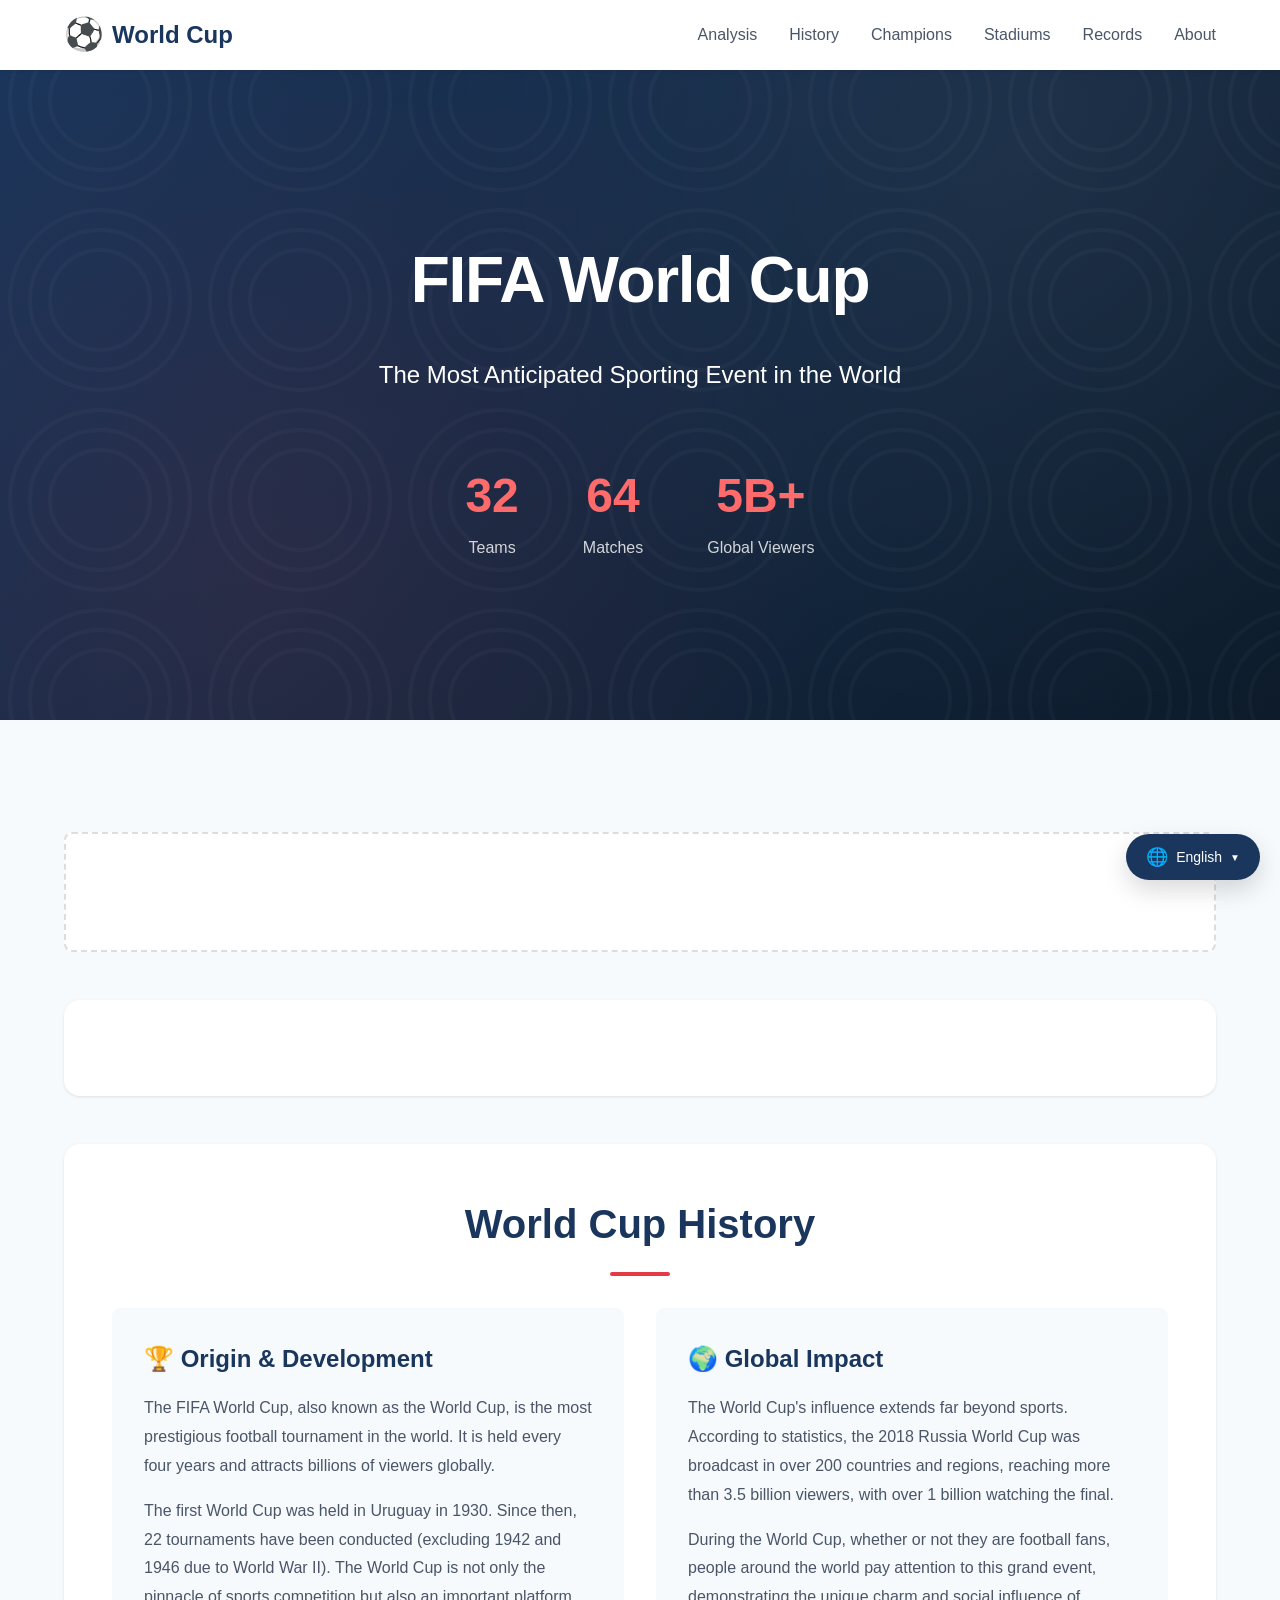
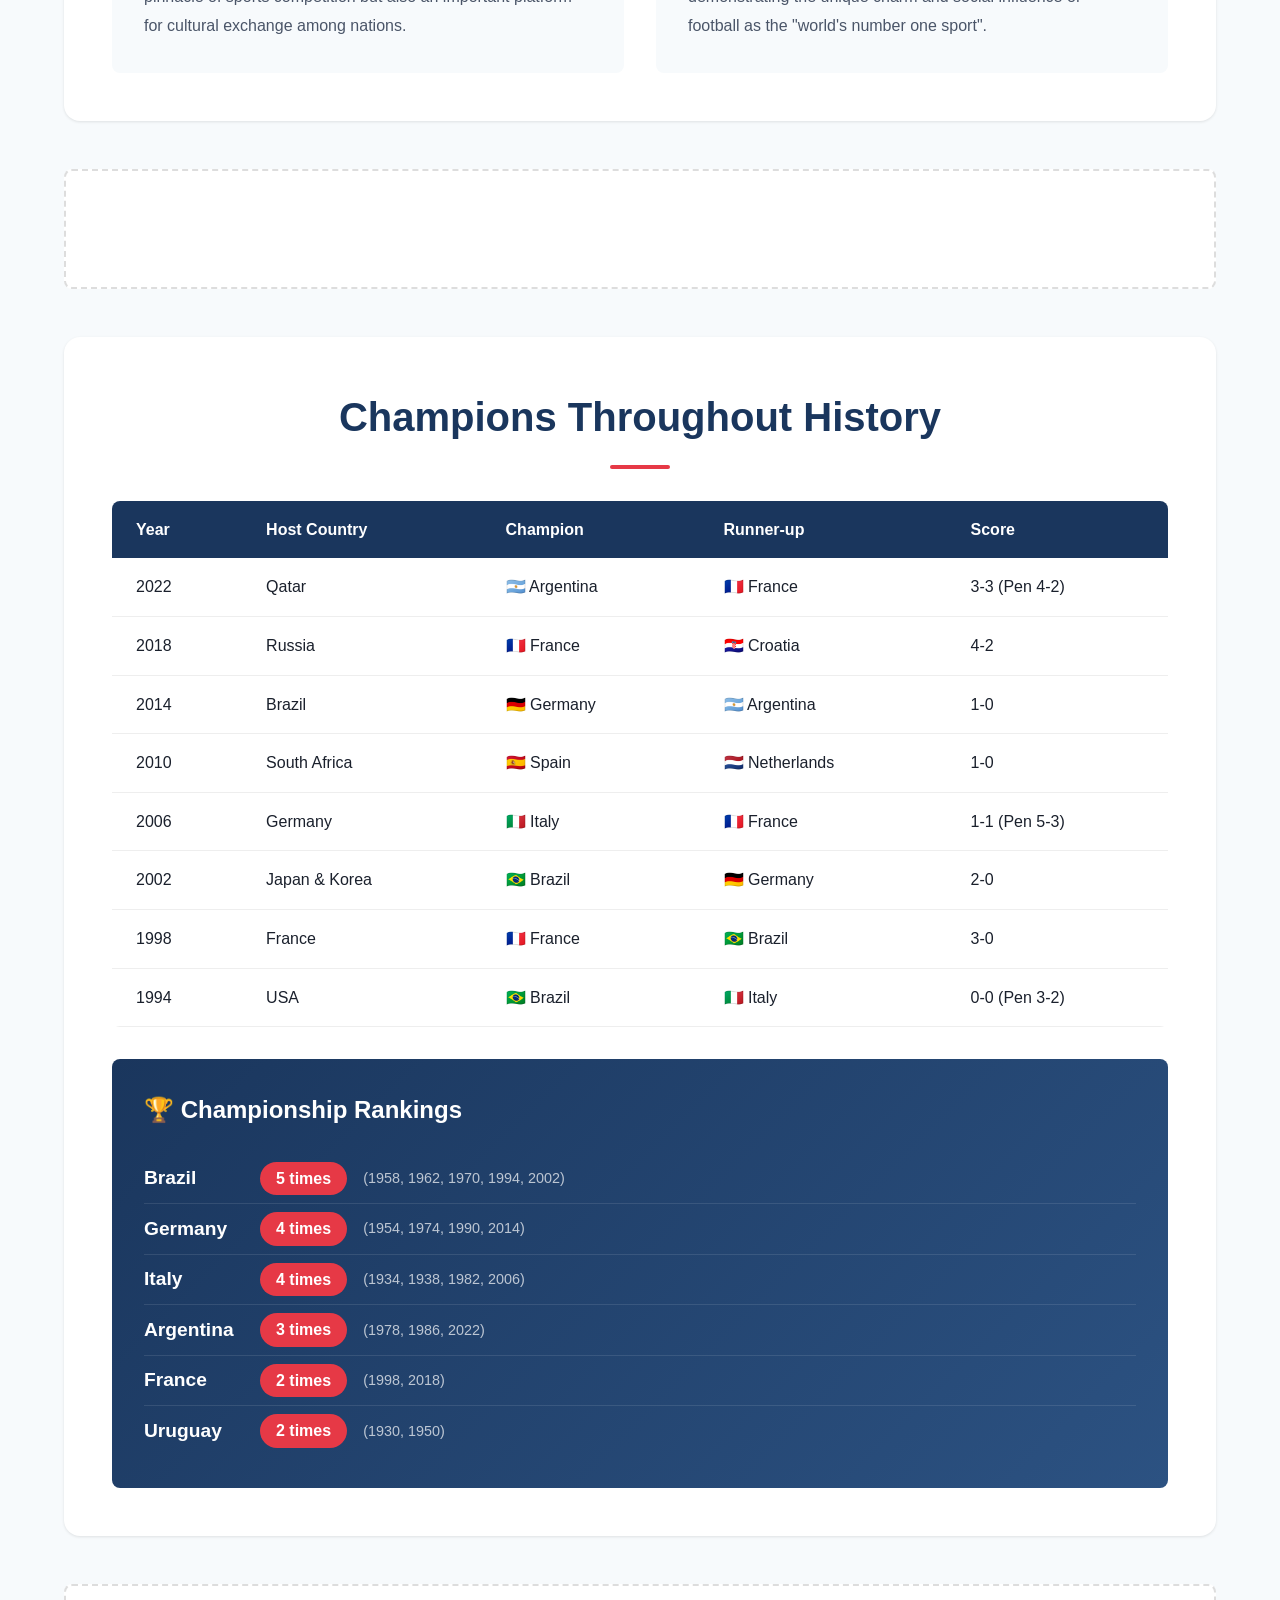
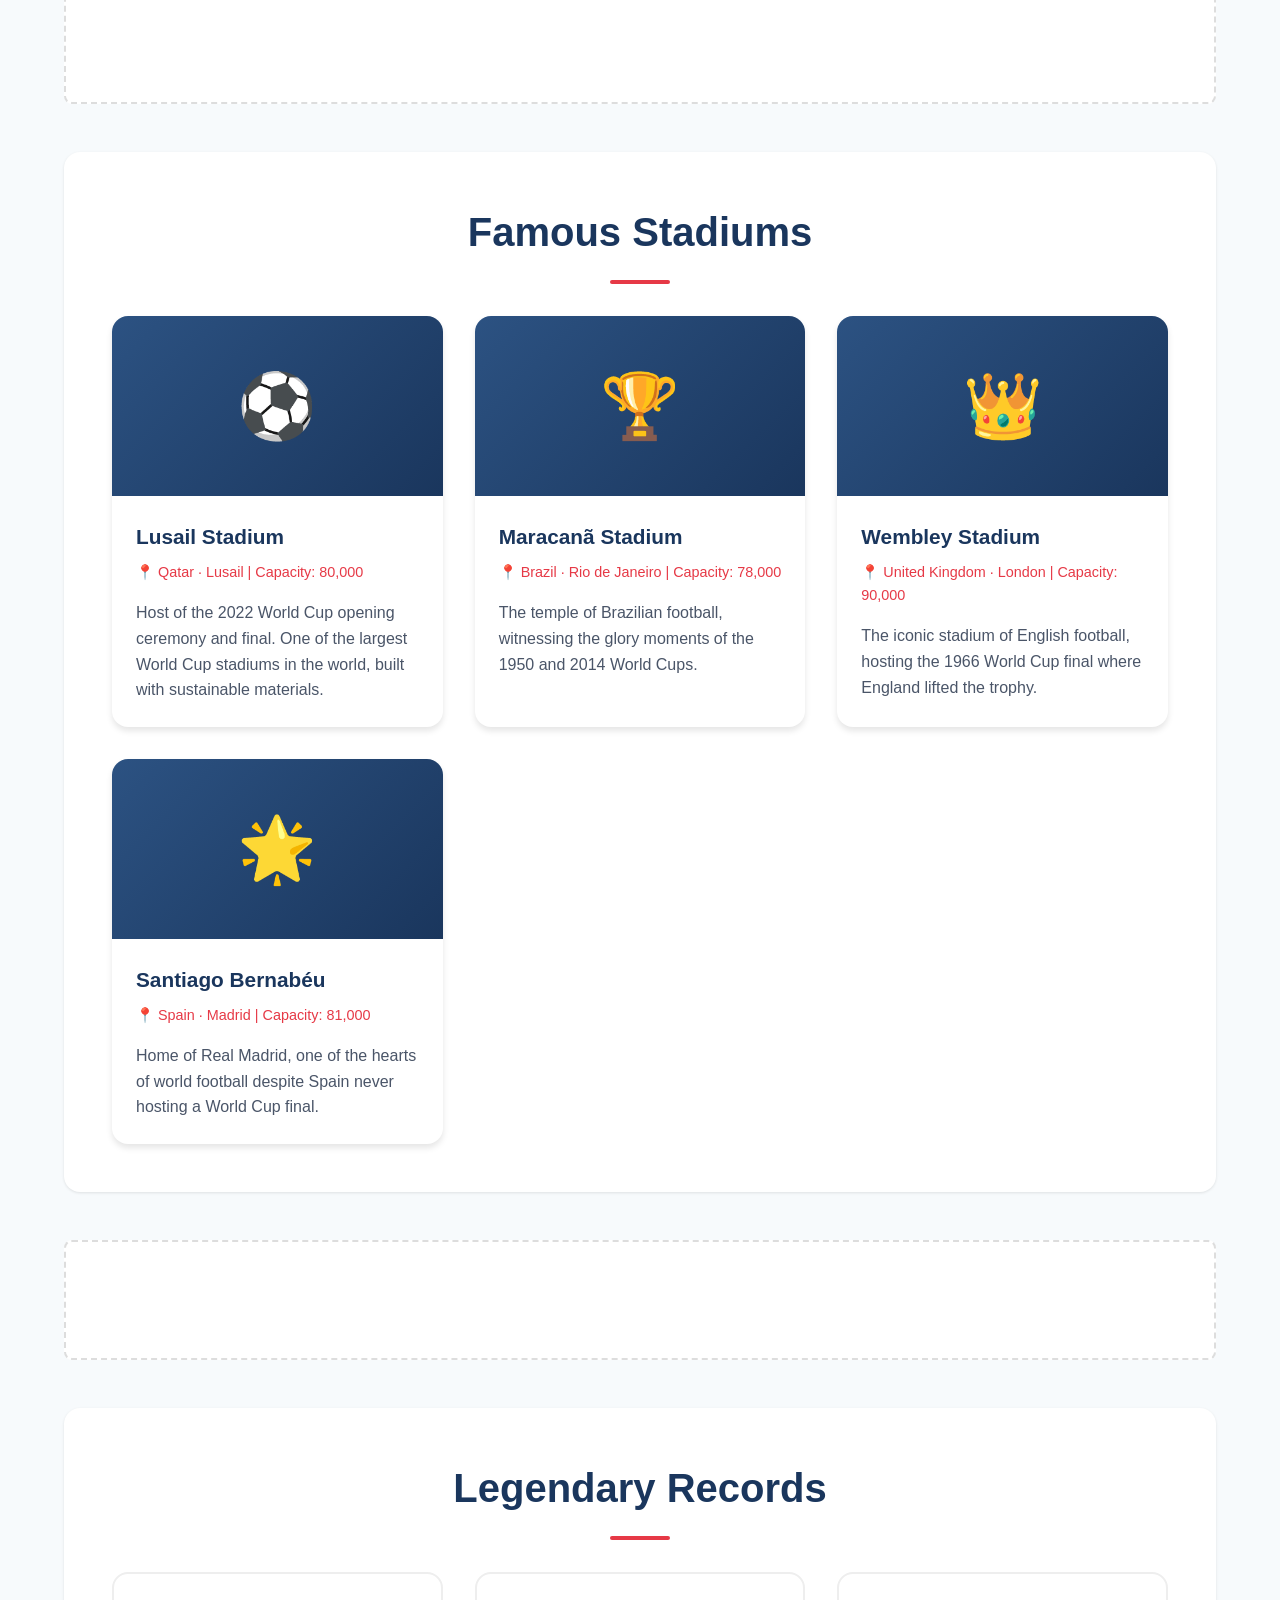
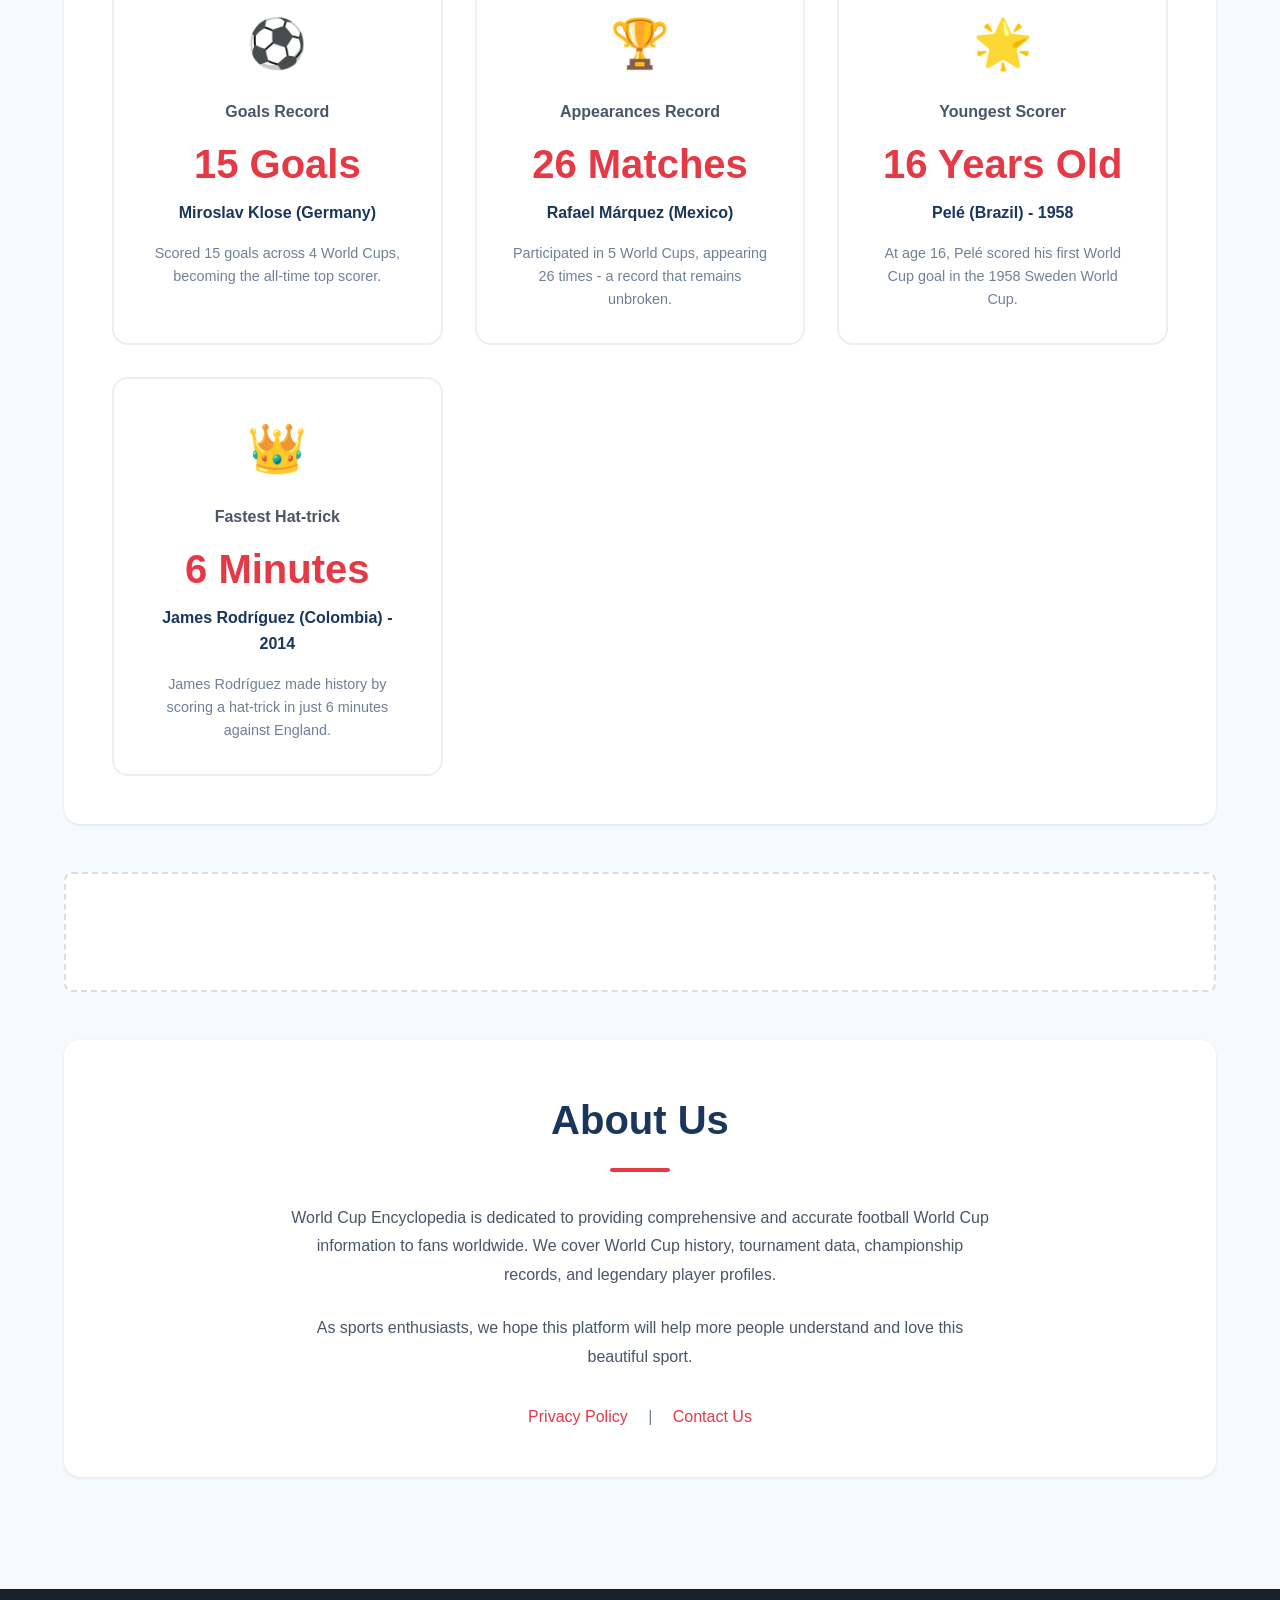
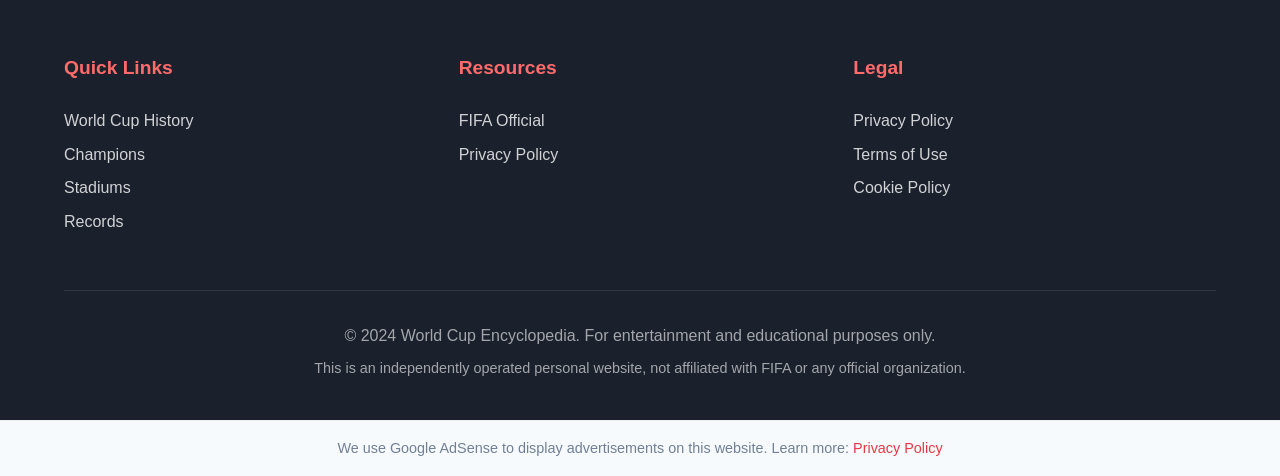
<file: index.html>
<!DOCTYPE html>
<html lang="en" dir="ltr">
<head>
    <meta charset="UTF-8">
    <meta name="viewport" content="width=device-width, initial-scale=1.0">
    <meta name="description" content="The FIFA World Cup is the most prestigious football tournament in the world. Learn about World Cup history, championship records, famous stadiums, and memorable moments.">
    <meta name="keywords" content="World Cup, FIFA, Football, Soccer, World Cup History, FIFA World Cup, Trophy">
    <title>World Cup | FIFA World Cup - The Global Football Celebration</title>
    <link rel="stylesheet" href="styles/main.css">
    <link rel="canonical" href="https://worldcup-info.example.com/">
    
    <!-- Google AdSense 代码占位符 - Please replace with your own ad code -->
    <!-- 
    <script async src="https://pagead2.googlesyndication.com/pagead/js/adsbygoogle.js?client=ca-pub-XXXXXXXXXXXXXXXX" crossorigin="anonymous"></script>
    -->
</head>
<body>
    <!-- 顶部导航 -->
    <header class="site-header">
        <nav class="navbar">
            <div class="container">
                <a href="/" class="logo">
                    <span class="logo-icon">⚽</span>
                    <span>World Cup</span>
                </a>
                <button class="mobile-menu-btn" aria-label="Menu">☰</button>
                <ul class="nav-links">
                    <li><a href="#analysis">Analysis</a></li>
                    <li><a href="#history">History</a></li>
                    <li><a href="#champions">Champions</a></li>
                    <li><a href="#stadiums">Stadiums</a></li>
                    <li><a href="#records">Records</a></li>
                    <li><a href="#about">About</a></li>
                </ul>
            </div>
        </nav>
    </header>

    <!-- 英雄横幅 -->
    <section class="hero">
        <div class="hero-overlay"></div>
        <div class="container hero-content">
            <h1 class="hero-title">FIFA World Cup kkkk</h1>
            <p class="hero-subtitle">The Most Anticipated Sporting Event in the World！</p>
            <div class="hero-stats">
                <div class="stat-item">
                    <span class="stat-number">32</span>
                    <span class="stat-label">Teams</span>
                </div>
                <div class="stat-item">
                    <span class="stat-number">64</span>
                    <span class="stat-label">Matches</span>
                </div>
                <div class="stat-item">
                    <span class="stat-number">5B+</span>
                    <span class="stat-label">Global Viewers</span>
                </div>
            </div>
        </div>
    </section>

    <main class="main-content">
        <div class="container">
            <!-- 重要通知区域 - 可放置 AdSense 广告 -->
            <div class="ad-container">
                <!-- Google AdSense 广告位 - Please replace with your ad code -->
                <!--
                <ins class="adsbygoogle"
                     style="display:block"
                     data-ad-client="ca-pub-XXXXXXXXXXXXXXXX"
                     data-ad-slot="XXXXXXXXXX"
                     data-ad-format="auto"
                     data-full-width-responsive="true"></ins>
                -->
            </div>

            <!-- 2026世界杯球队分析 -->
            <section id="analysis" class="content-section analysis-section">
                <div id="teams-analysis">
                    <!-- 由 teams-analysis.js 动态渲染 -->
                </div>
            </section>

            <!-- 世界杯历史 -->
            <section id="history" class="content-section">
                <h2 class="section-title">World Cup History</h2>
                <div class="content-grid">
                    <div class="content-card">
                        <h3>🏆 Origin & Development</h3>
                        <p>The FIFA World Cup, also known as the World Cup, is the most prestigious football tournament in the world. It is held every four years and attracts billions of viewers globally.</p>
                        <p>The first World Cup was held in Uruguay in 1930. Since then, 22 tournaments have been conducted (excluding 1942 and 1946 due to World War II). The World Cup is not only the pinnacle of sports competition but also an important platform for cultural exchange among nations.</p>
                    </div>
                    <div class="content-card">
                        <h3>🌍 Global Impact</h3>
                        <p>The World Cup's influence extends far beyond sports. According to statistics, the 2018 Russia World Cup was broadcast in over 200 countries and regions, reaching more than 3.5 billion viewers, with over 1 billion watching the final.</p>
                        <p>During the World Cup, whether or not they are football fans, people around the world pay attention to this grand event, demonstrating the unique charm and social influence of football as the "world's number one sport".</p>
                    </div>
                </div>
            </section>

            <!-- 广告位 -->
            <div class="ad-container">
                <!-- Google AdSense 广告位 -->
            </div>

            <!-- 历届冠军 -->
            <section id="champions" class="content-section">
                <h2 class="section-title">Champions Throughout History</h2>
                <div class="champions-table">
                    <table>
                        <thead>
                            <tr>
                                <th>Year</th>
                                <th>Host Country</th>
                                <th>Champion</th>
                                <th>Runner-up</th>
                                <th>Score</th>
                            </tr>
                        </thead>
                        <tbody>
                            <tr>
                                <td>2022</td>
                                <td>Qatar</td>
                                <td>🇦🇷 Argentina</td>
                                <td>🇫🇷 France</td>
                                <td>3-3 (Pen 4-2)</td>
                            </tr>
                            <tr>
                                <td>2018</td>
                                <td>Russia</td>
                                <td>🇫🇷 France</td>
                                <td>🇭🇷 Croatia</td>
                                <td>4-2</td>
                            </tr>
                            <tr>
                                <td>2014</td>
                                <td>Brazil</td>
                                <td>🇩🇪 Germany</td>
                                <td>🇦🇷 Argentina</td>
                                <td>1-0</td>
                            </tr>
                            <tr>
                                <td>2010</td>
                                <td>South Africa</td>
                                <td>🇪🇸 Spain</td>
                                <td>🇳🇱 Netherlands</td>
                                <td>1-0</td>
                            </tr>
                            <tr>
                                <td>2006</td>
                                <td>Germany</td>
                                <td>🇮🇹 Italy</td>
                                <td>🇫🇷 France</td>
                                <td>1-1 (Pen 5-3)</td>
                            </tr>
                            <tr>
                                <td>2002</td>
                                <td>Japan & Korea</td>
                                <td>🇧🇷 Brazil</td>
                                <td>🇩🇪 Germany</td>
                                <td>2-0</td>
                            </tr>
                            <tr>
                                <td>1998</td>
                                <td>France</td>
                                <td>🇫🇷 France</td>
                                <td>🇧🇷 Brazil</td>
                                <td>3-0</td>
                            </tr>
                            <tr>
                                <td>1994</td>
                                <td>USA</td>
                                <td>🇧🇷 Brazil</td>
                                <td>🇮🇹 Italy</td>
                                <td>0-0 (Pen 3-2)</td>
                            </tr>
                        </tbody>
                    </table>
                </div>
                <div class="champions-highlight">
                    <div class="highlight-card">
                        <h4>🏆 Championship Rankings</h4>
                        <ol class="champions-list">
                            <li><span class="country">Brazil</span> <span class="count">5 times</span> <span class="years">(1958, 1962, 1970, 1994, 2002)</span></li>
                            <li><span class="country">Germany</span> <span class="count">4 times</span> <span class="years">(1954, 1974, 1990, 2014)</span></li>
                            <li><span class="country">Italy</span> <span class="count">4 times</span> <span class="years">(1934, 1938, 1982, 2006)</span></li>
                            <li><span class="country">Argentina</span> <span class="count">3 times</span> <span class="years">(1978, 1986, 2022)</span></li>
                            <li><span class="country">France</span> <span class="count">2 times</span> <span class="years">(1998, 2018)</span></li>
                            <li><span class="country">Uruguay</span> <span class="count">2 times</span> <span class="years">(1930, 1950)</span></li>
                        </ol>
                    </div>
                </div>
            </section>

            <!-- 广告位 -->
            <div class="ad-container">
                <!-- Google AdSense 广告位 -->
            </div>

            <!-- 著名球场 -->
            <section id="stadiums" class="content-section">
                <h2 class="section-title">Famous Stadiums</h2>
                <div class="stadiums-grid">
                    <article class="stadium-card">
                        <div class="stadium-image stadium-1"></div>
                        <div class="stadium-info">
                            <h3>Lusail Stadium</h3>
                            <p class="stadium-location">📍 Qatar · Lusail | Capacity: 80,000</p>
                            <p>Host of the 2022 World Cup opening ceremony and final. One of the largest World Cup stadiums in the world, built with sustainable materials.</p>
                        </div>
                    </article>
                    <article class="stadium-card">
                        <div class="stadium-image stadium-2"></div>
                        <div class="stadium-info">
                            <h3>Maracanã Stadium</h3>
                            <p class="stadium-location">📍 Brazil · Rio de Janeiro | Capacity: 78,000</p>
                            <p>The temple of Brazilian football, witnessing the glory moments of the 1950 and 2014 World Cups.</p>
                        </div>
                    </article>
                    <article class="stadium-card">
                        <div class="stadium-image stadium-3"></div>
                        <div class="stadium-info">
                            <h3>Wembley Stadium</h3>
                            <p class="stadium-location">📍 United Kingdom · London | Capacity: 90,000</p>
                            <p>The iconic stadium of English football, hosting the 1966 World Cup final where England lifted the trophy.</p>
                        </div>
                    </article>
                    <article class="stadium-card">
                        <div class="stadium-image stadium-4"></div>
                        <div class="stadium-info">
                            <h3>Santiago Bernabéu</h3>
                            <p class="stadium-location">📍 Spain · Madrid | Capacity: 81,000</p>
                            <p>Home of Real Madrid, one of the hearts of world football despite Spain never hosting a World Cup final.</p>
                        </div>
                    </article>
                </div>
            </section>

            <!-- 广告位 -->
            <div class="ad-container">
                <!-- Google AdSense 广告位 -->
            </div>

            <!-- 世界纪录 -->
            <section id="records" class="content-section">
                <h2 class="section-title">Legendary Records</h2>
                <div class="records-grid">
                    <div class="record-card">
                        <div class="record-icon">⚽</div>
                        <div class="record-content">
                            <h3>Goals Record</h3>
                            <p class="record-stat">15 Goals</p>
                            <p class="record-holder">Miroslav Klose (Germany)</p>
                            <p class="record-desc">Scored 15 goals across 4 World Cups, becoming the all-time top scorer.</p>
                        </div>
                    </div>
                    <div class="record-card">
                        <div class="record-icon">🏆</div>
                        <div class="record-content">
                            <h3>Appearances Record</h3>
                            <p class="record-stat">26 Matches</p>
                            <p class="record-holder">Rafael Márquez (Mexico)</p>
                            <p class="record-desc">Participated in 5 World Cups, appearing 26 times - a record that remains unbroken.</p>
                        </div>
                    </div>
                    <div class="record-card">
                        <div class="record-icon">🌟</div>
                        <div class="record-content">
                            <h3>Youngest Scorer</h3>
                            <p class="record-stat">16 Years Old</p>
                            <p class="record-holder">Pelé (Brazil) - 1958</p>
                            <p class="record-desc">At age 16, Pelé scored his first World Cup goal in the 1958 Sweden World Cup.</p>
                        </div>
                    </div>
                    <div class="record-card">
                        <div class="record-icon">👑</div>
                        <div class="record-content">
                            <h3>Fastest Hat-trick</h3>
                            <p class="record-stat">6 Minutes</p>
                            <p class="record-holder">James Rodríguez (Colombia) - 2014</p>
                            <p class="record-desc">James Rodríguez made history by scoring a hat-trick in just 6 minutes against England.</p>
                        </div>
                    </div>
                </div>
            </section>

            <!-- 广告位 -->
            <div class="ad-container">
                <!-- Google AdSense 广告位 -->
            </div>

            <!-- 关于我们 -->
            <section id="about" class="content-section about-section">
                <h2 class="section-title">About Us</h2>
                <div class="about-content">
                    <p>World Cup Encyclopedia is dedicated to providing comprehensive and accurate football World Cup information to fans worldwide. We cover World Cup history, tournament data, championship records, and legendary player profiles.</p>
                    <p>As sports enthusiasts, we hope this platform will help more people understand and love this beautiful sport.</p>
                    <div class="about-links">
                        <a href="/privacy.html" class="about-link">Privacy Policy</a>
                        <span class="separator">|</span>
                        <a href="mailto:contact@worldcup-info.example.com" class="about-link">Contact Us</a>
                    </div>
                </div>
            </section>
        </div>
    </main>

    <!-- 页脚 -->
    <footer class="site-footer">
        <div class="container">
            <div class="footer-content">
                <div class="footer-section">
                    <h4>Quick Links</h4>
                    <ul>
                        <li><a href="#history">World Cup History</a></li>
                        <li><a href="#champions">Champions</a></li>
                        <li><a href="#stadiums">Stadiums</a></li>
                        <li><a href="#records">Records</a></li>
                    </ul>
                </div>
                <div class="footer-section">
                    <h4>Resources</h4>
                    <ul>
                        <li><a href="https://www.fifa.com/worldcup" target="_blank" rel="noopener">FIFA Official</a></li>
                        <li><a href="/privacy.html">Privacy Policy</a></li>
                    </ul>
                </div>
                <div class="footer-section">
                    <h4>Legal</h4>
                    <ul>
                        <li><a href="privacy.html">Privacy Policy</a></li>
                        <li><a href="privacy.html">Terms of Use</a></li>
                        <li><a href="privacy.html">Cookie Policy</a></li>
                    </ul>
                </div>
            </div>
            <div class="footer-bottom">
                <p>© 2024 World Cup Encyclopedia. For entertainment and educational purposes only.</p>
                <p class="disclaimer">This is an independently operated personal website, not affiliated with FIFA or any official organization.</p>
            </div>
        </div>
    </footer>

    <!-- 隐私政策链接（AdSense 要求） -->
    <div class="ad-sense-notice">
        <p>We use Google AdSense to display advertisements on this website. Learn more: <a href="/privacy.html" target="_blank">Privacy Policy</a></p>
    </div>

    <!-- 多语言脚本 -->
    <script src="js/i18n.js"></script>
    <!-- 球队分析脚本 -->
    <script src="js/teams-analysis.js"></script>
    
    <script>
        // 平滑滚动
        document.querySelectorAll('a[href^="#"]').forEach(anchor => {
            anchor.addEventListener('click', function (e) {
                e.preventDefault();
                const target = document.querySelector(this.getAttribute('href'));
                if (target) {
                    target.scrollIntoView({
                        behavior: 'smooth',
                        block: 'start'
                    });
                }
            });
        });

        // 移动端菜单
        const mobileMenuBtn = document.querySelector('.mobile-menu-btn');
        const navLinks = document.querySelector('.nav-links');
        
        if (mobileMenuBtn) {
            mobileMenuBtn.addEventListener('click', () => {
                navLinks.classList.toggle('active');
            });
        }

        // 激活当前导航项
        const sections = document.querySelectorAll('section[id]');
        window.addEventListener('scroll', () => {
            let current = '';
            sections.forEach(section => {
                const sectionTop = section.offsetTop;
                if (scrollY >= sectionTop - 100) {
                    current = section.getAttribute('id');
                }
            });

            document.querySelectorAll('.nav-links li a').forEach(link => {
                link.classList.remove('active');
                if (link.getAttribute('href') === '#' + current) {
                    link.classList.add('active');
                }
            });
        });
    </script>
</body>
</html>
</file>
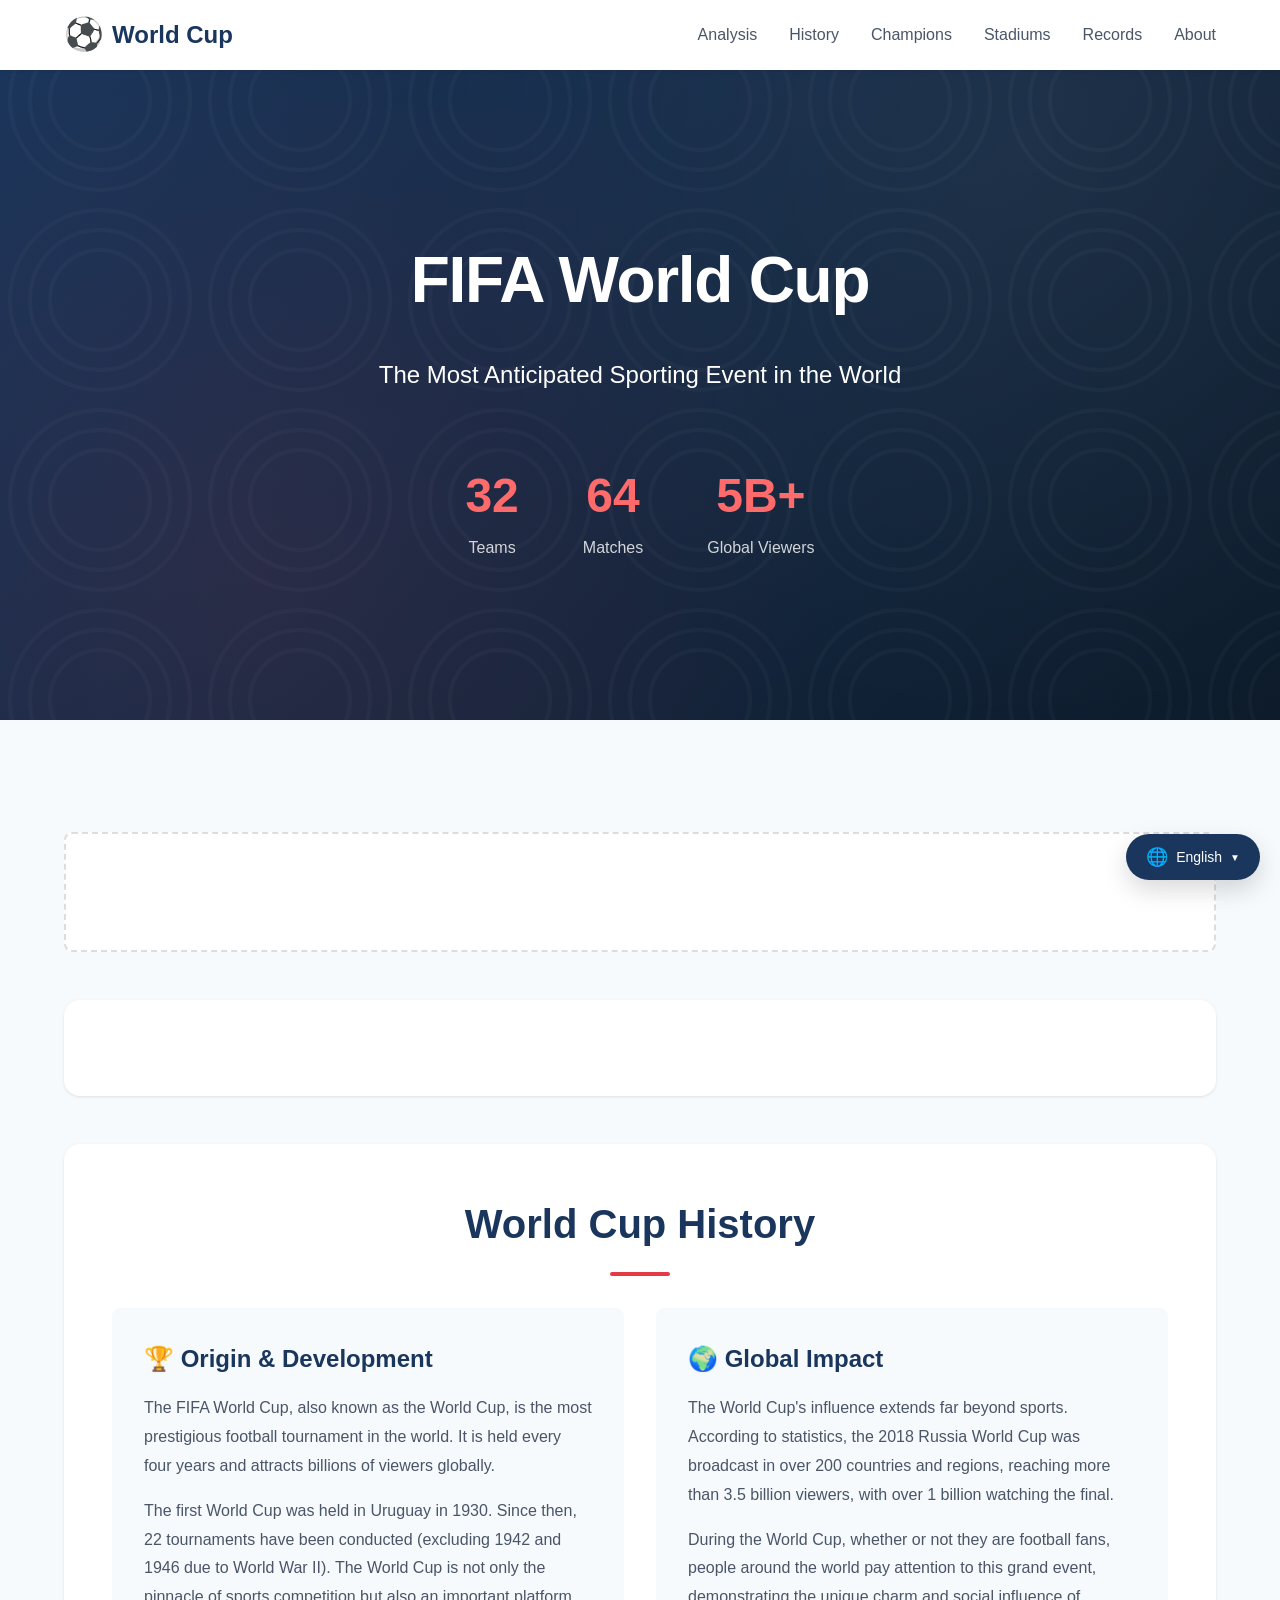
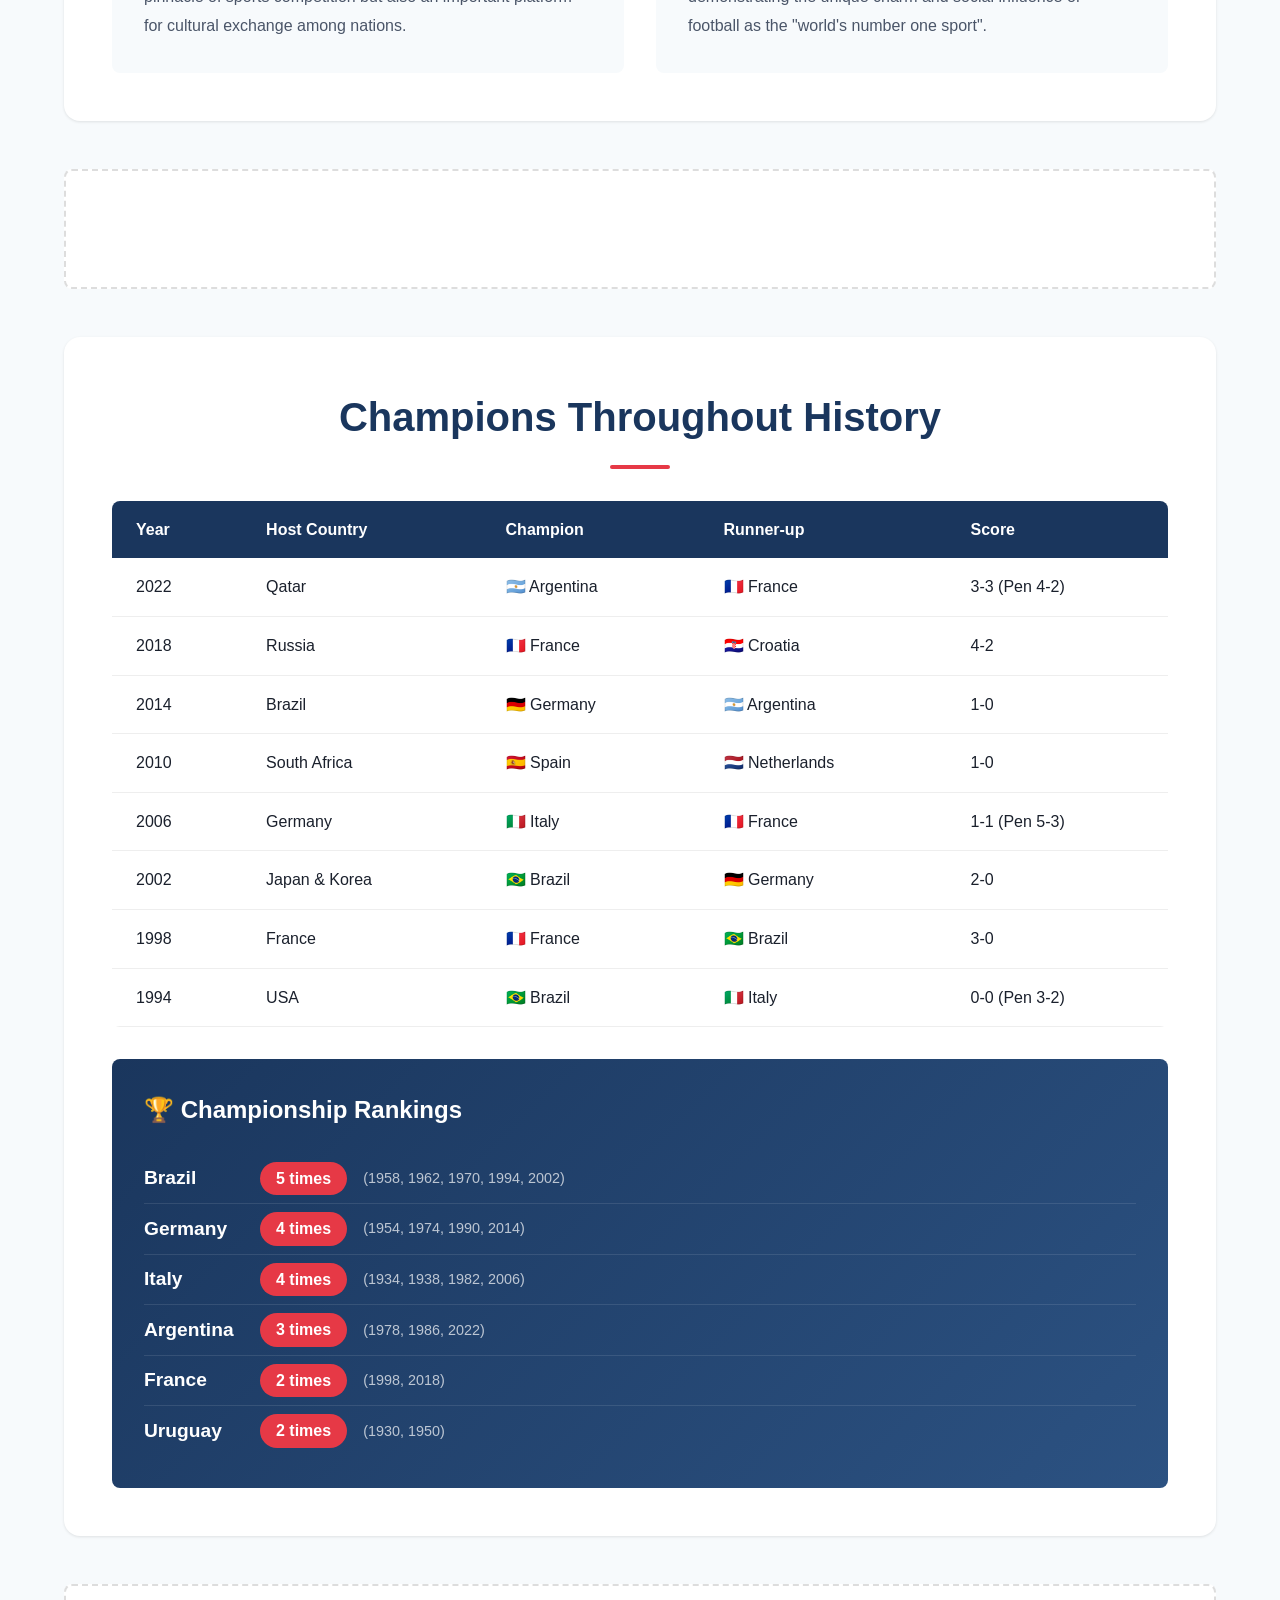
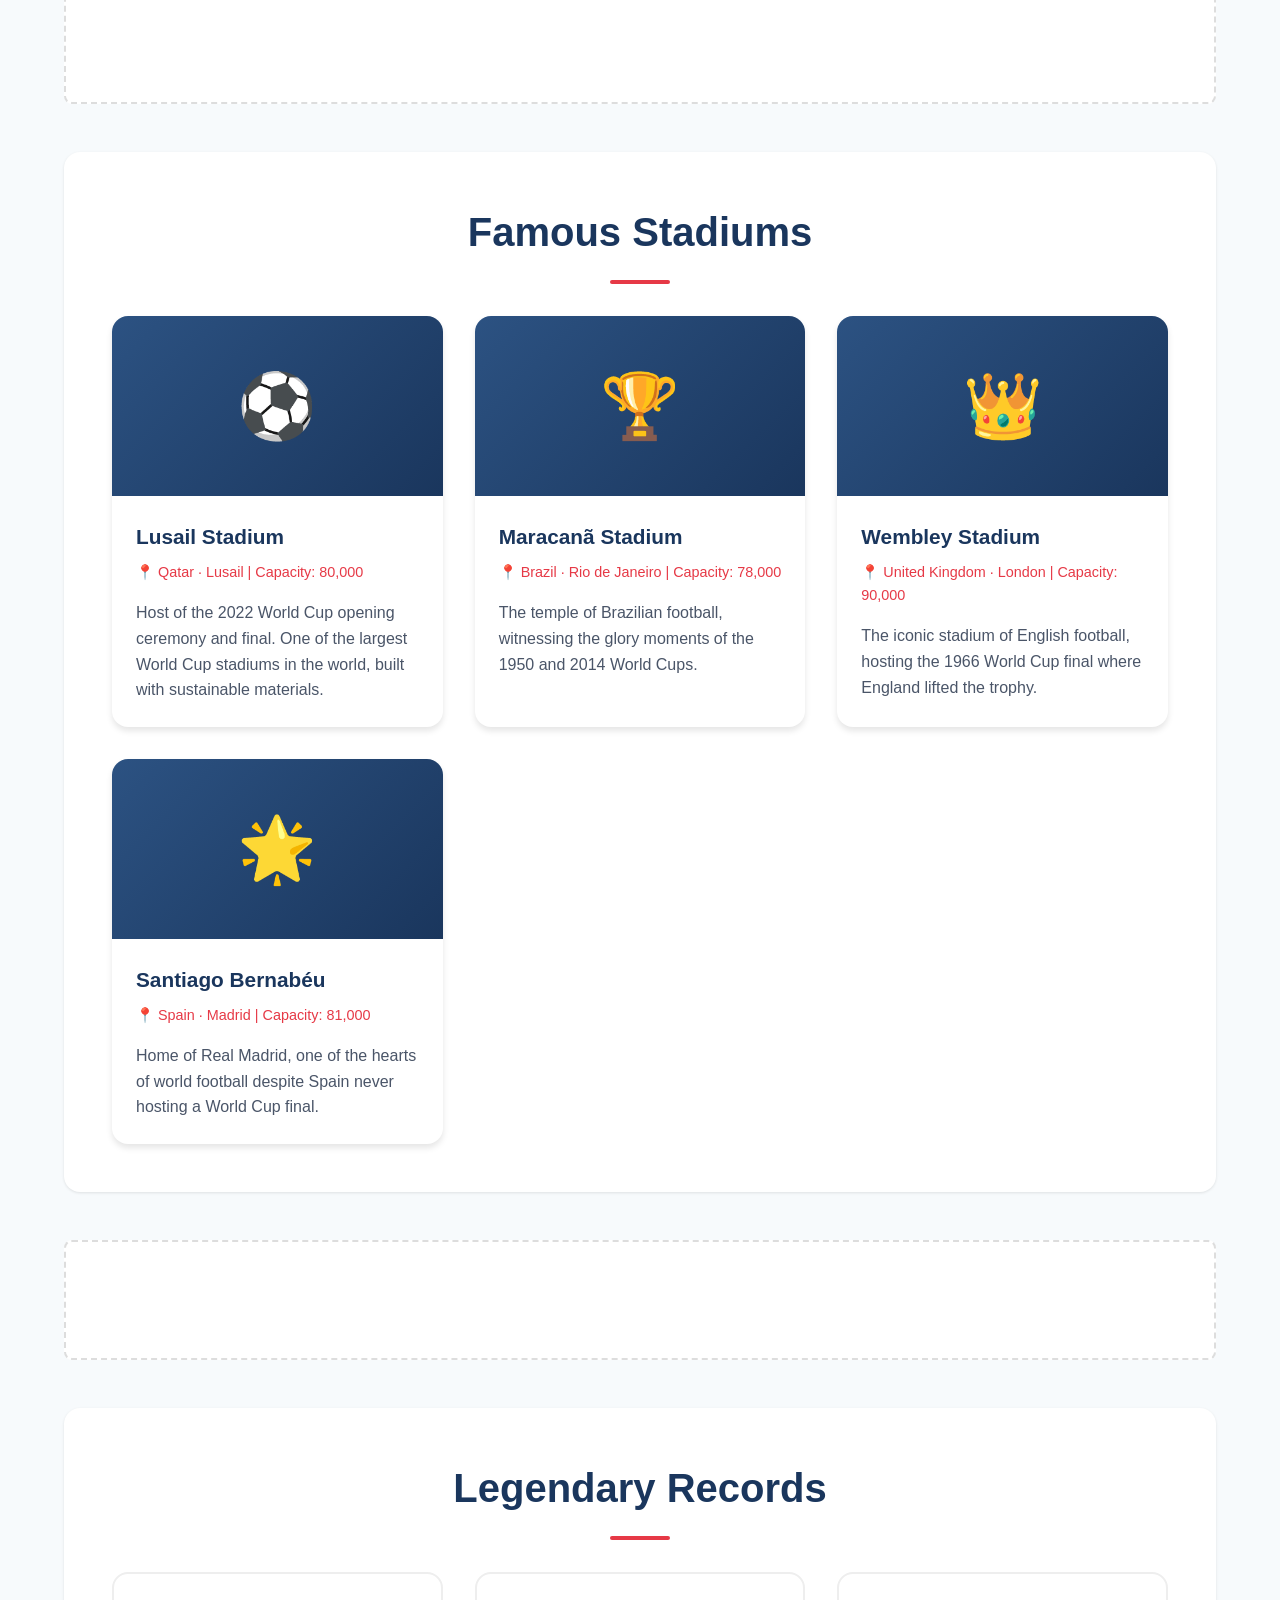
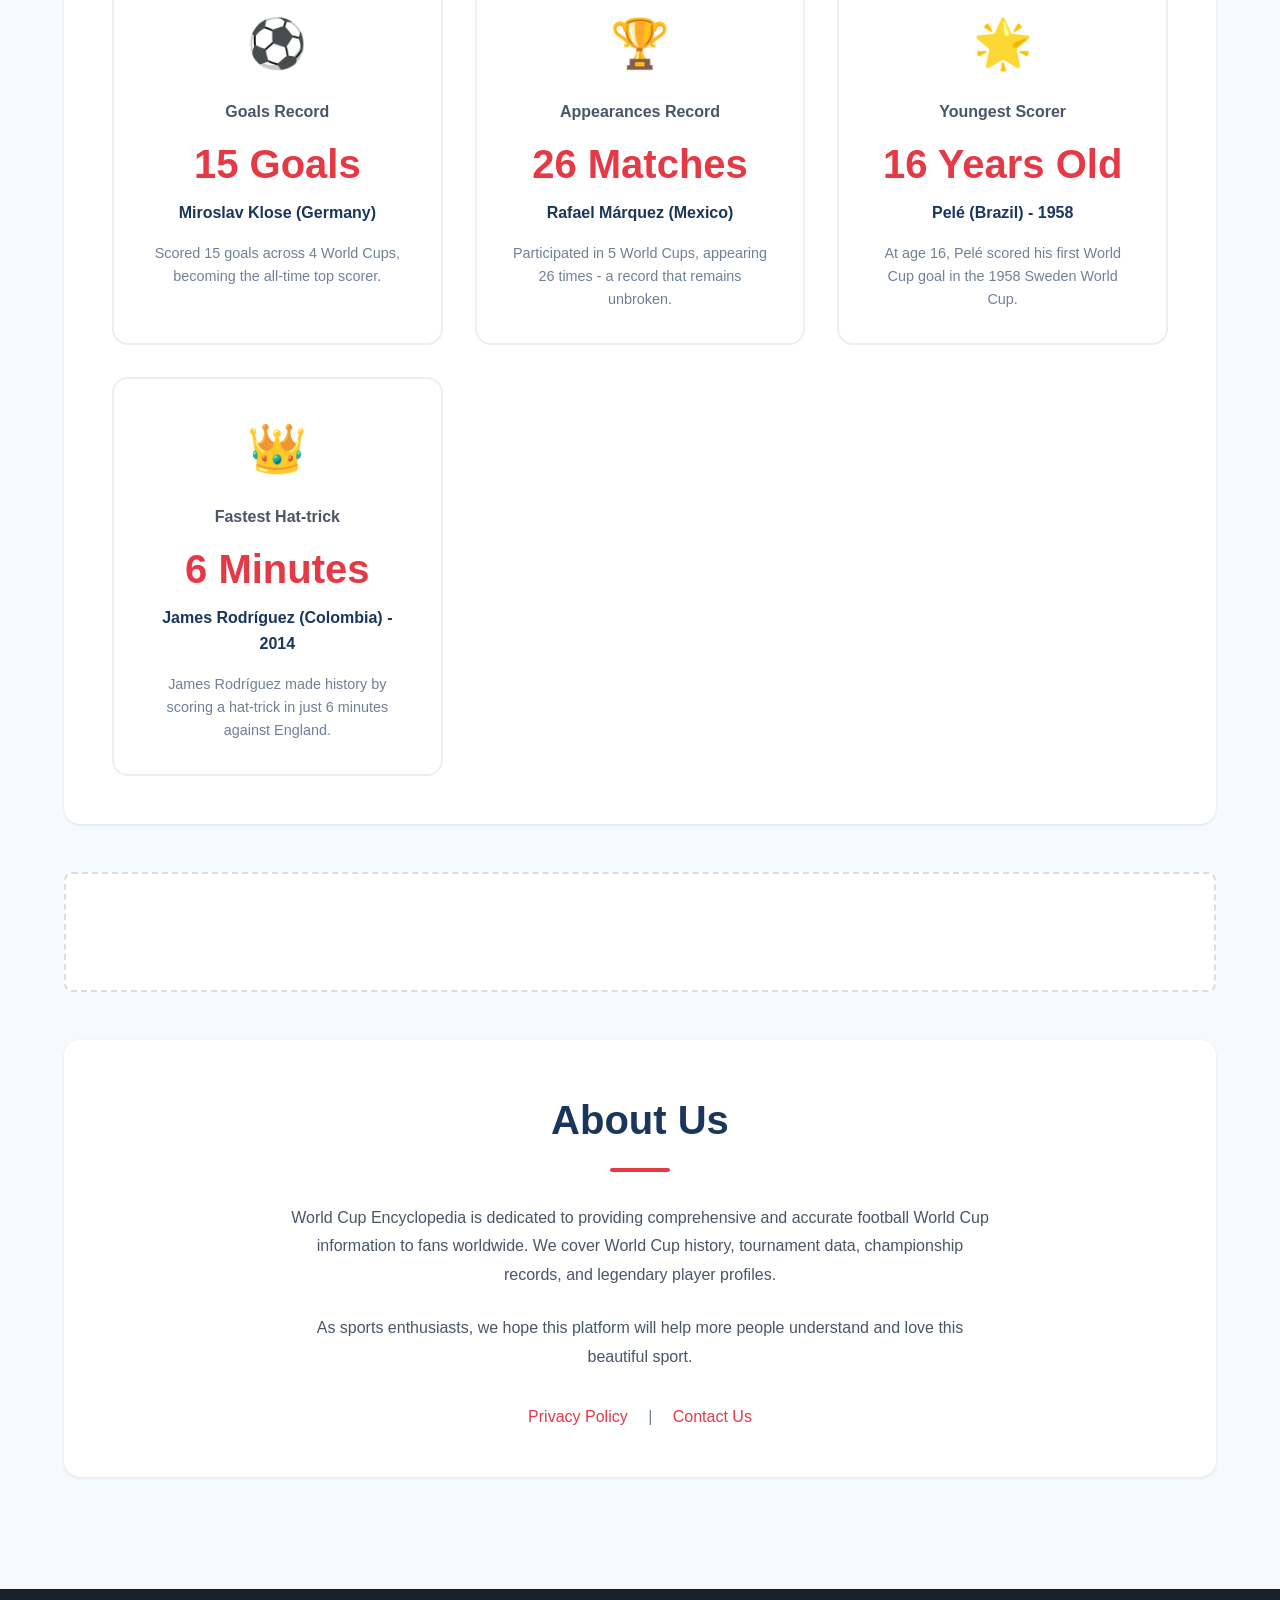
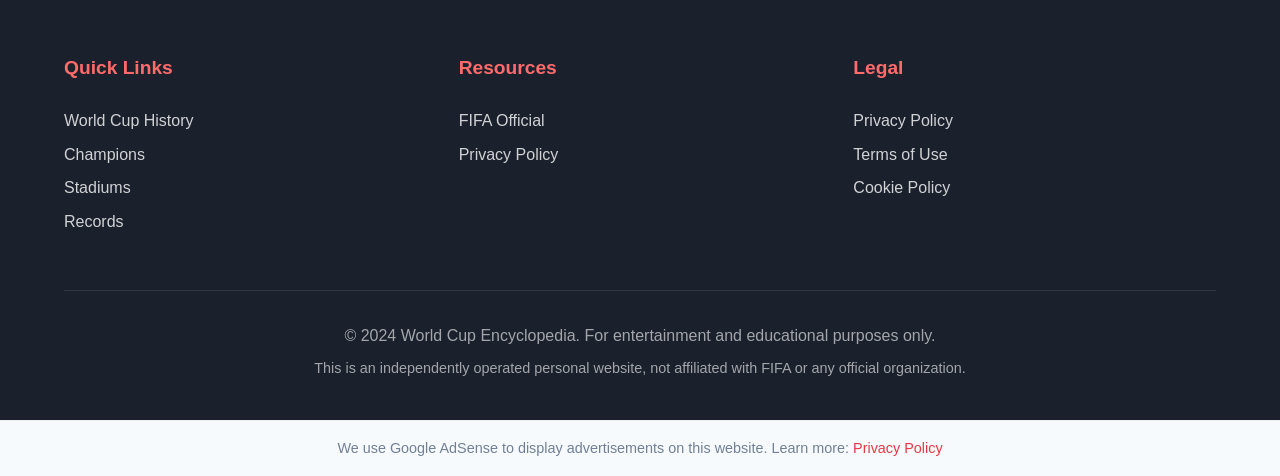
<file: local-version/index.html>
<!DOCTYPE html>
<html lang="en" dir="ltr">
<head>
    <meta charset="UTF-8">
    <meta name="viewport" content="width=device-width, initial-scale=1.0">
    <meta name="description" content="The FIFA World Cup is the most prestigious football tournament in the world. Learn about World Cup history, championship records, famous stadiums, and memorable moments.">
    <meta name="keywords" content="World Cup, FIFA, Football, Soccer, World Cup History, FIFA World Cup, Trophy">
    <title>World Cup | FIFA World Cup - The Global Football Celebration</title>
    <link rel="stylesheet" href="styles/main.css">
    <link rel="canonical" href="https://worldcup-info.example.com/">
    
    <!-- Google AdSense 代码占位符 - Please replace with your own ad code -->
    <!-- 
    <script async src="https://pagead2.googlesyndication.com/pagead/js/adsbygoogle.js?client=ca-pub-XXXXXXXXXXXXXXXX" crossorigin="anonymous"></script>
    -->
</head>
<body>
    <!-- 顶部导航 -->
    <header class="site-header">
        <nav class="navbar">
            <div class="container">
                <a href="/" class="logo">
                    <span class="logo-icon">⚽</span>
                    <span>World Cup</span>
                </a>
                <button class="mobile-menu-btn" aria-label="Menu">☰</button>
                <ul class="nav-links">
                    <li><a href="#analysis">Analysis</a></li>
                    <li><a href="#history">History</a></li>
                    <li><a href="#champions">Champions</a></li>
                    <li><a href="#stadiums">Stadiums</a></li>
                    <li><a href="#records">Records</a></li>
                    <li><a href="#about">About</a></li>
                </ul>
            </div>
        </nav>
    </header>

    <!-- 英雄横幅 -->
    <section class="hero">
        <div class="hero-overlay"></div>
        <div class="container hero-content">
            <h1 class="hero-title">FIFA World Cup</h1>
            <p class="hero-subtitle">The Most Anticipated Sporting Event in the World</p>
            <div class="hero-stats">
                <div class="stat-item">
                    <span class="stat-number">32</span>
                    <span class="stat-label">Teams</span>
                </div>
                <div class="stat-item">
                    <span class="stat-number">64</span>
                    <span class="stat-label">Matches</span>
                </div>
                <div class="stat-item">
                    <span class="stat-number">5B+</span>
                    <span class="stat-label">Global Viewers</span>
                </div>
            </div>
        </div>
    </section>

    <main class="main-content">
        <div class="container">
            <!-- 重要通知区域 - 可放置 AdSense 广告 -->
            <div class="ad-container">
                <!-- Google AdSense 广告位 - Please replace with your ad code -->
                <!--
                <ins class="adsbygoogle"
                     style="display:block"
                     data-ad-client="ca-pub-XXXXXXXXXXXXXXXX"
                     data-ad-slot="XXXXXXXXXX"
                     data-ad-format="auto"
                     data-full-width-responsive="true"></ins>
                -->
            </div>

            <!-- 2026世界杯球队分析 -->
            <section id="analysis" class="content-section analysis-section">
                <div id="teams-analysis">
                    <!-- 由 teams-analysis.js 动态渲染 -->
                </div>
            </section>

            <!-- 世界杯历史 -->
            <section id="history" class="content-section">
                <h2 class="section-title">World Cup History</h2>
                <div class="content-grid">
                    <div class="content-card">
                        <h3>🏆 Origin & Development</h3>
                        <p>The FIFA World Cup, also known as the World Cup, is the most prestigious football tournament in the world. It is held every four years and attracts billions of viewers globally.</p>
                        <p>The first World Cup was held in Uruguay in 1930. Since then, 22 tournaments have been conducted (excluding 1942 and 1946 due to World War II). The World Cup is not only the pinnacle of sports competition but also an important platform for cultural exchange among nations.</p>
                    </div>
                    <div class="content-card">
                        <h3>🌍 Global Impact</h3>
                        <p>The World Cup's influence extends far beyond sports. According to statistics, the 2018 Russia World Cup was broadcast in over 200 countries and regions, reaching more than 3.5 billion viewers, with over 1 billion watching the final.</p>
                        <p>During the World Cup, whether or not they are football fans, people around the world pay attention to this grand event, demonstrating the unique charm and social influence of football as the "world's number one sport".</p>
                    </div>
                </div>
            </section>

            <!-- 广告位 -->
            <div class="ad-container">
                <!-- Google AdSense 广告位 -->
            </div>

            <!-- 历届冠军 -->
            <section id="champions" class="content-section">
                <h2 class="section-title">Champions Throughout History</h2>
                <div class="champions-table">
                    <table>
                        <thead>
                            <tr>
                                <th>Year</th>
                                <th>Host Country</th>
                                <th>Champion</th>
                                <th>Runner-up</th>
                                <th>Score</th>
                            </tr>
                        </thead>
                        <tbody>
                            <tr>
                                <td>2022</td>
                                <td>Qatar</td>
                                <td>🇦🇷 Argentina</td>
                                <td>🇫🇷 France</td>
                                <td>3-3 (Pen 4-2)</td>
                            </tr>
                            <tr>
                                <td>2018</td>
                                <td>Russia</td>
                                <td>🇫🇷 France</td>
                                <td>🇭🇷 Croatia</td>
                                <td>4-2</td>
                            </tr>
                            <tr>
                                <td>2014</td>
                                <td>Brazil</td>
                                <td>🇩🇪 Germany</td>
                                <td>🇦🇷 Argentina</td>
                                <td>1-0</td>
                            </tr>
                            <tr>
                                <td>2010</td>
                                <td>South Africa</td>
                                <td>🇪🇸 Spain</td>
                                <td>🇳🇱 Netherlands</td>
                                <td>1-0</td>
                            </tr>
                            <tr>
                                <td>2006</td>
                                <td>Germany</td>
                                <td>🇮🇹 Italy</td>
                                <td>🇫🇷 France</td>
                                <td>1-1 (Pen 5-3)</td>
                            </tr>
                            <tr>
                                <td>2002</td>
                                <td>Japan & Korea</td>
                                <td>🇧🇷 Brazil</td>
                                <td>🇩🇪 Germany</td>
                                <td>2-0</td>
                            </tr>
                            <tr>
                                <td>1998</td>
                                <td>France</td>
                                <td>🇫🇷 France</td>
                                <td>🇧🇷 Brazil</td>
                                <td>3-0</td>
                            </tr>
                            <tr>
                                <td>1994</td>
                                <td>USA</td>
                                <td>🇧🇷 Brazil</td>
                                <td>🇮🇹 Italy</td>
                                <td>0-0 (Pen 3-2)</td>
                            </tr>
                        </tbody>
                    </table>
                </div>
                <div class="champions-highlight">
                    <div class="highlight-card">
                        <h4>🏆 Championship Rankings</h4>
                        <ol class="champions-list">
                            <li><span class="country">Brazil</span> <span class="count">5 times</span> <span class="years">(1958, 1962, 1970, 1994, 2002)</span></li>
                            <li><span class="country">Germany</span> <span class="count">4 times</span> <span class="years">(1954, 1974, 1990, 2014)</span></li>
                            <li><span class="country">Italy</span> <span class="count">4 times</span> <span class="years">(1934, 1938, 1982, 2006)</span></li>
                            <li><span class="country">Argentina</span> <span class="count">3 times</span> <span class="years">(1978, 1986, 2022)</span></li>
                            <li><span class="country">France</span> <span class="count">2 times</span> <span class="years">(1998, 2018)</span></li>
                            <li><span class="country">Uruguay</span> <span class="count">2 times</span> <span class="years">(1930, 1950)</span></li>
                        </ol>
                    </div>
                </div>
            </section>

            <!-- 广告位 -->
            <div class="ad-container">
                <!-- Google AdSense 广告位 -->
            </div>

            <!-- 著名球场 -->
            <section id="stadiums" class="content-section">
                <h2 class="section-title">Famous Stadiums</h2>
                <div class="stadiums-grid">
                    <article class="stadium-card">
                        <div class="stadium-image stadium-1"></div>
                        <div class="stadium-info">
                            <h3>Lusail Stadium</h3>
                            <p class="stadium-location">📍 Qatar · Lusail | Capacity: 80,000</p>
                            <p>Host of the 2022 World Cup opening ceremony and final. One of the largest World Cup stadiums in the world, built with sustainable materials.</p>
                        </div>
                    </article>
                    <article class="stadium-card">
                        <div class="stadium-image stadium-2"></div>
                        <div class="stadium-info">
                            <h3>Maracanã Stadium</h3>
                            <p class="stadium-location">📍 Brazil · Rio de Janeiro | Capacity: 78,000</p>
                            <p>The temple of Brazilian football, witnessing the glory moments of the 1950 and 2014 World Cups.</p>
                        </div>
                    </article>
                    <article class="stadium-card">
                        <div class="stadium-image stadium-3"></div>
                        <div class="stadium-info">
                            <h3>Wembley Stadium</h3>
                            <p class="stadium-location">📍 United Kingdom · London | Capacity: 90,000</p>
                            <p>The iconic stadium of English football, hosting the 1966 World Cup final where England lifted the trophy.</p>
                        </div>
                    </article>
                    <article class="stadium-card">
                        <div class="stadium-image stadium-4"></div>
                        <div class="stadium-info">
                            <h3>Santiago Bernabéu</h3>
                            <p class="stadium-location">📍 Spain · Madrid | Capacity: 81,000</p>
                            <p>Home of Real Madrid, one of the hearts of world football despite Spain never hosting a World Cup final.</p>
                        </div>
                    </article>
                </div>
            </section>

            <!-- 广告位 -->
            <div class="ad-container">
                <!-- Google AdSense 广告位 -->
            </div>

            <!-- 世界纪录 -->
            <section id="records" class="content-section">
                <h2 class="section-title">Legendary Records</h2>
                <div class="records-grid">
                    <div class="record-card">
                        <div class="record-icon">⚽</div>
                        <div class="record-content">
                            <h3>Goals Record</h3>
                            <p class="record-stat">15 Goals</p>
                            <p class="record-holder">Miroslav Klose (Germany)</p>
                            <p class="record-desc">Scored 15 goals across 4 World Cups, becoming the all-time top scorer.</p>
                        </div>
                    </div>
                    <div class="record-card">
                        <div class="record-icon">🏆</div>
                        <div class="record-content">
                            <h3>Appearances Record</h3>
                            <p class="record-stat">26 Matches</p>
                            <p class="record-holder">Rafael Márquez (Mexico)</p>
                            <p class="record-desc">Participated in 5 World Cups, appearing 26 times - a record that remains unbroken.</p>
                        </div>
                    </div>
                    <div class="record-card">
                        <div class="record-icon">🌟</div>
                        <div class="record-content">
                            <h3>Youngest Scorer</h3>
                            <p class="record-stat">16 Years Old</p>
                            <p class="record-holder">Pelé (Brazil) - 1958</p>
                            <p class="record-desc">At age 16, Pelé scored his first World Cup goal in the 1958 Sweden World Cup.</p>
                        </div>
                    </div>
                    <div class="record-card">
                        <div class="record-icon">👑</div>
                        <div class="record-content">
                            <h3>Fastest Hat-trick</h3>
                            <p class="record-stat">6 Minutes</p>
                            <p class="record-holder">James Rodríguez (Colombia) - 2014</p>
                            <p class="record-desc">James Rodríguez made history by scoring a hat-trick in just 6 minutes against England.</p>
                        </div>
                    </div>
                </div>
            </section>

            <!-- 广告位 -->
            <div class="ad-container">
                <!-- Google AdSense 广告位 -->
            </div>

            <!-- 关于我们 -->
            <section id="about" class="content-section about-section">
                <h2 class="section-title">About Us</h2>
                <div class="about-content">
                    <p>World Cup Encyclopedia is dedicated to providing comprehensive and accurate football World Cup information to fans worldwide. We cover World Cup history, tournament data, championship records, and legendary player profiles.</p>
                    <p>As sports enthusiasts, we hope this platform will help more people understand and love this beautiful sport.</p>
                    <div class="about-links">
                        <a href="privacy.html" class="about-link">Privacy Policy</a>
                        <span class="separator">|</span>
                        <a href="mailto:contact@worldcup-info.example.com" class="about-link">Contact Us</a>
                    </div>
                </div>
            </section>
        </div>
    </main>

    <!-- 页脚 -->
    <footer class="site-footer">
        <div class="container">
            <div class="footer-content">
                <div class="footer-section">
                    <h4>Quick Links</h4>
                    <ul>
                        <li><a href="#history">World Cup History</a></li>
                        <li><a href="#champions">Champions</a></li>
                        <li><a href="#stadiums">Stadiums</a></li>
                        <li><a href="#records">Records</a></li>
                    </ul>
                </div>
                <div class="footer-section">
                    <h4>Resources</h4>
                    <ul>
                        <li><a href="https://www.fifa.com/worldcup" target="_blank" rel="noopener">FIFA Official</a></li>
                        <li><a href="privacy.html">Privacy Policy</a></li>
                    </ul>
                </div>
                <div class="footer-section">
                    <h4>Legal</h4>
                    <ul>
                        <li><a href="privacy.html">Privacy Policy</a></li>
                        <li><a href="privacy.html">Terms of Use</a></li>
                        <li><a href="privacy.html">Cookie Policy</a></li>
                    </ul>
                </div>
            </div>
            <div class="footer-bottom">
                <p>© 2024 World Cup Encyclopedia. For entertainment and educational purposes only.</p>
                <p class="disclaimer">This is an independently operated personal website, not affiliated with FIFA or any official organization.</p>
            </div>
        </div>
    </footer>

    <!-- 隐私政策链接（AdSense 要求） -->
    <div class="ad-sense-notice">
        <p>We use Google AdSense to display advertisements on this website. Learn more: <a href="privacy.html" target="_blank">Privacy Policy</a></p>
    </div>

    <!-- 多语言脚本 -->
    <script src="js/i18n.js"></script>
    <!-- 球队分析脚本 -->
    <script src="js/teams-analysis.js"></script>
    
    <script>
        // 平滑滚动
        document.querySelectorAll('a[href^="#"]').forEach(anchor => {
            anchor.addEventListener('click', function (e) {
                e.preventDefault();
                const target = document.querySelector(this.getAttribute('href'));
                if (target) {
                    target.scrollIntoView({
                        behavior: 'smooth',
                        block: 'start'
                    });
                }
            });
        });

        // 移动端菜单
        const mobileMenuBtn = document.querySelector('.mobile-menu-btn');
        const navLinks = document.querySelector('.nav-links');
        
        if (mobileMenuBtn) {
            mobileMenuBtn.addEventListener('click', () => {
                navLinks.classList.toggle('active');
            });
        }

        // 激活当前导航项
        const sections = document.querySelectorAll('section[id]');
        window.addEventListener('scroll', () => {
            let current = '';
            sections.forEach(section => {
                const sectionTop = section.offsetTop;
                if (scrollY >= sectionTop - 100) {
                    current = section.getAttribute('id');
                }
            });

            document.querySelectorAll('.nav-links li a').forEach(link => {
                link.classList.remove('active');
                if (link.getAttribute('href') === '#' + current) {
                    link.classList.add('active');
                }
            });
        });
    </script>
</body>
</html>
</file>
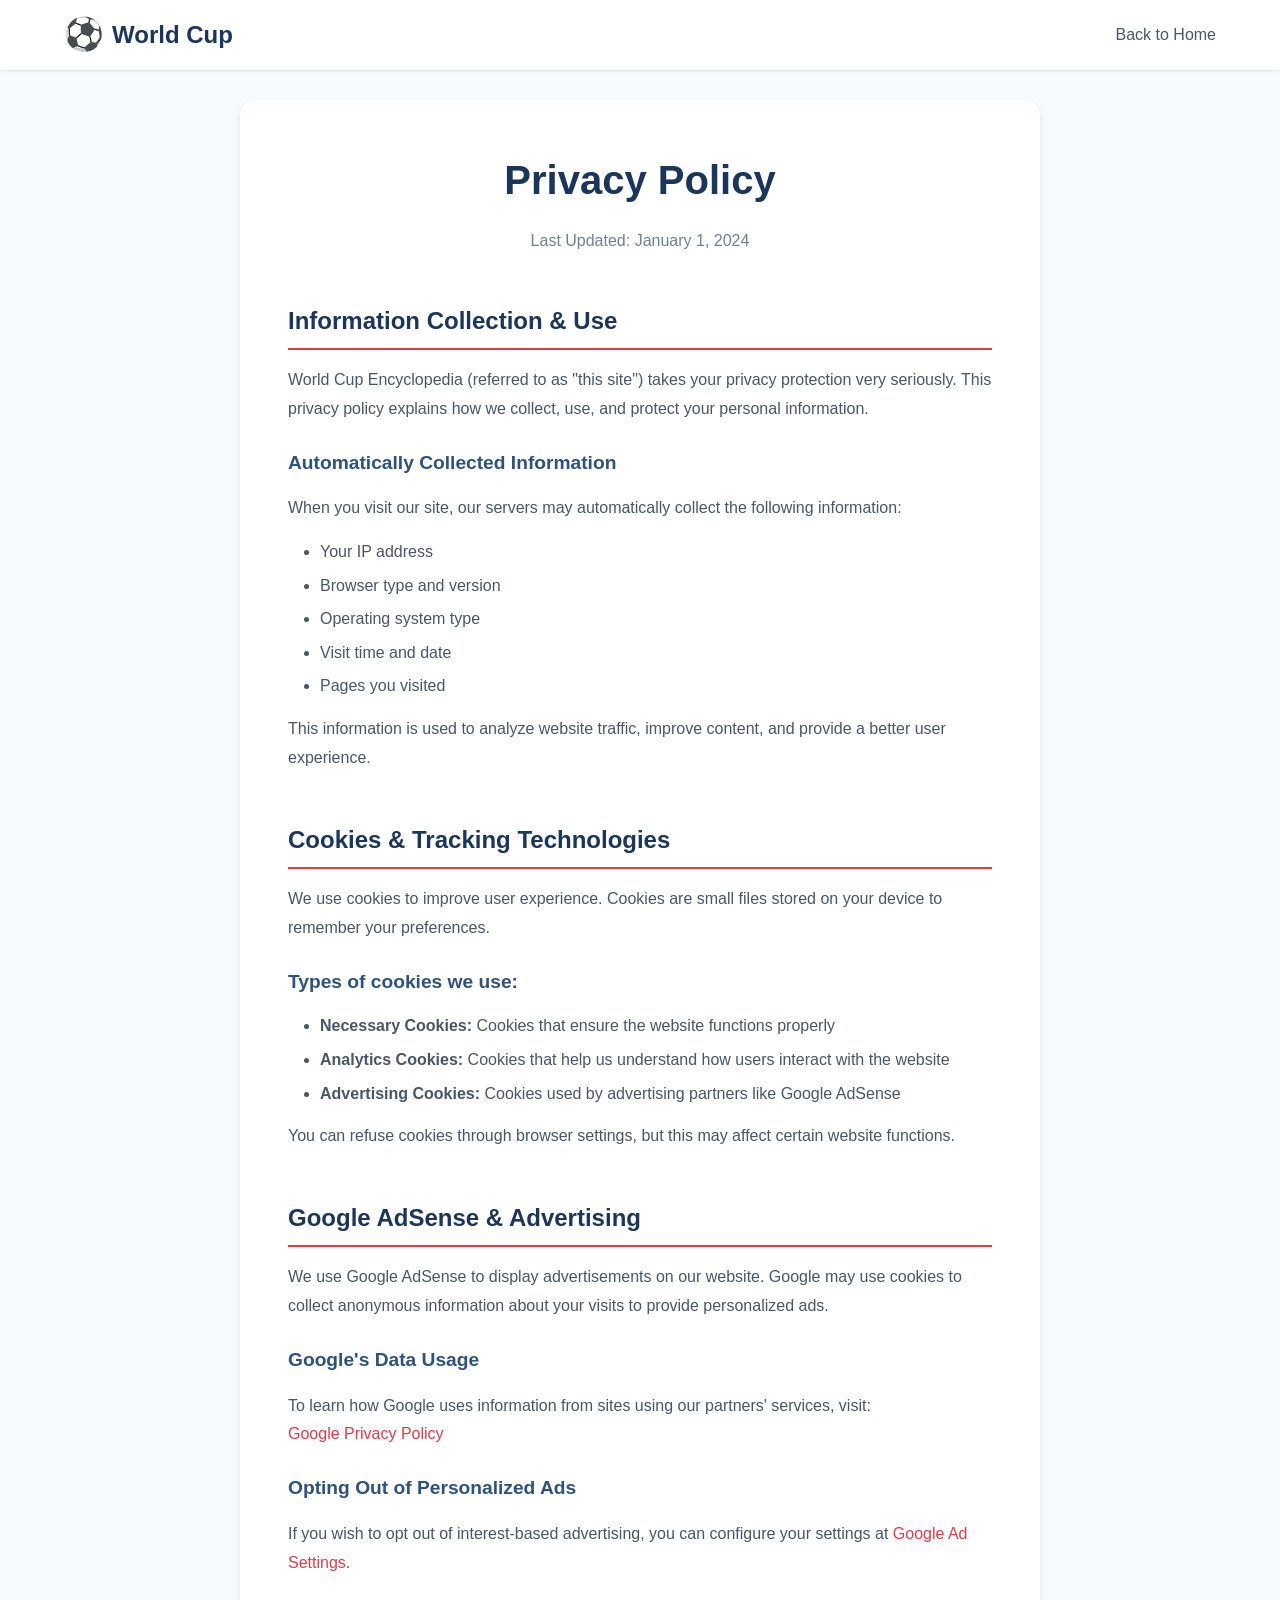
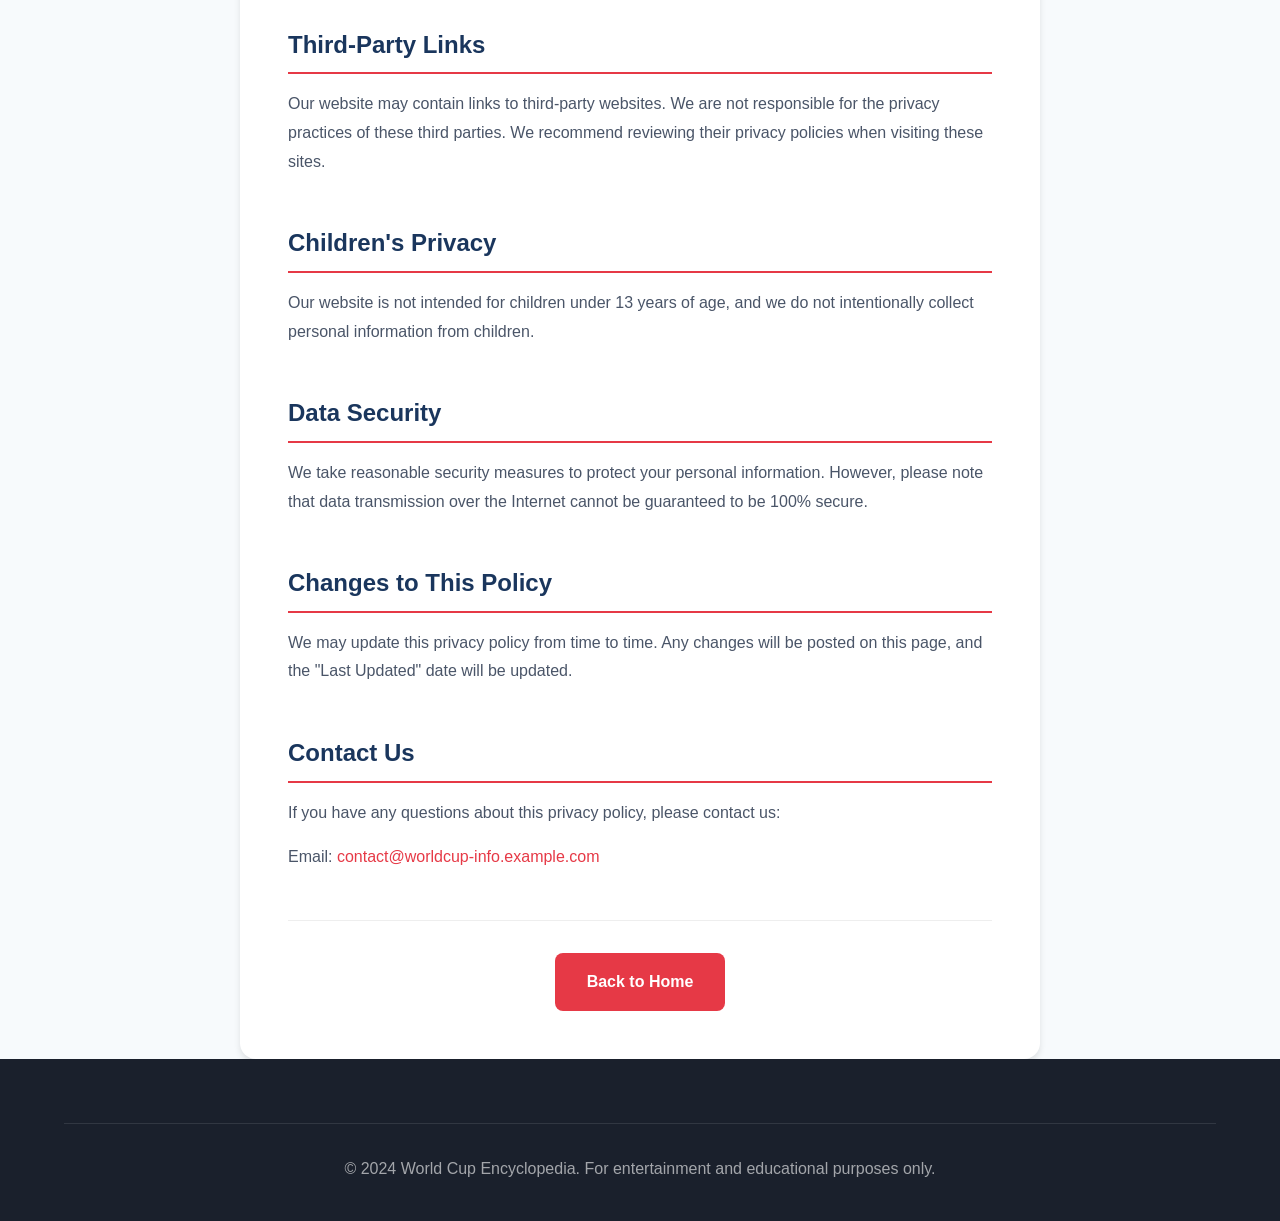
<file: privacy.html>
<!DOCTYPE html>
<html lang="en" dir="ltr">
<head>
    <meta charset="UTF-8">
    <meta name="viewport" content="width=device-width, initial-scale=1.0">
    <meta name="description" content="World Cup Encyclopedia Privacy Policy - Learn how we collect, use, and protect your personal information">
    <title>Privacy Policy | World Cup Encyclopedia</title>
    <link rel="stylesheet" href="/styles/main.css">
    <link rel="canonical" href="https://worldcup-info.example.com/privacy.html">
</head>
<body>
    <!-- 顶部导航 -->
    <header class="site-header">
        <nav class="navbar">
            <div class="container">
                <a href="/" class="logo">
                    <span class="logo-icon">⚽</span>
                    <span>World Cup</span>
                </a>
                <ul class="nav-links">
                    <li><a href="/">Back to Home</a></li>
                </ul>
            </div>
        </nav>
    </header>

    <main class="privacy-page">
        <div class="container">
            <article class="privacy-content">
                <h1>Privacy Policy</h1>
                <p class="last-updated">Last Updated: January 1, 2024</p>

                <section class="privacy-section">
                    <h2>Information Collection & Use</h2>
                    <p>World Cup Encyclopedia (referred to as "this site") takes your privacy protection very seriously. This privacy policy explains how we collect, use, and protect your personal information.</p>
                    
                    <h3>Automatically Collected Information</h3>
                    <p>When you visit our site, our servers may automatically collect the following information:</p>
                    <ul>
                        <li>Your IP address</li>
                        <li>Browser type and version</li>
                        <li>Operating system type</li>
                        <li>Visit time and date</li>
                        <li>Pages you visited</li>
                    </ul>
                    <p>This information is used to analyze website traffic, improve content, and provide a better user experience.</p>
                </section>

                <section class="privacy-section">
                    <h2>Cookies & Tracking Technologies</h2>
                    <p>We use cookies to improve user experience. Cookies are small files stored on your device to remember your preferences.</p>
                    
                    <h3>Types of cookies we use:</h3>
                    <ul>
                        <li><strong>Necessary Cookies:</strong> Cookies that ensure the website functions properly</li>
                        <li><strong>Analytics Cookies:</strong> Cookies that help us understand how users interact with the website</li>
                        <li><strong>Advertising Cookies:</strong> Cookies used by advertising partners like Google AdSense</li>
                    </ul>
                    
                    <p>You can refuse cookies through browser settings, but this may affect certain website functions.</p>
                </section>

                <section class="privacy-section">
                    <h2>Google AdSense & Advertising</h2>
                    <p>We use Google AdSense to display advertisements on our website. Google may use cookies to collect anonymous information about your visits to provide personalized ads.</p>
                    
                    <h3>Google's Data Usage</h3>
                    <p>To learn how Google uses information from sites using our partners' services, visit:<br>
                    <a href="https://policies.google.com/technologies/partner-sites" target="_blank" rel="noopener">Google Privacy Policy</a></p>
                    
                    <h3>Opting Out of Personalized Ads</h3>
                    <p>If you wish to opt out of interest-based advertising, you can configure your settings at <a href="https://www.google.com/settings/ads" target="_blank" rel="noopener">Google Ad Settings</a>.</p>
                </section>

                <section class="privacy-section">
                    <h2>Third-Party Links</h2>
                    <p>Our website may contain links to third-party websites. We are not responsible for the privacy practices of these third parties. We recommend reviewing their privacy policies when visiting these sites.</p>
                </section>

                <section class="privacy-section">
                    <h2>Children's Privacy</h2>
                    <p>Our website is not intended for children under 13 years of age, and we do not intentionally collect personal information from children.</p>
                </section>

                <section class="privacy-section">
                    <h2>Data Security</h2>
                    <p>We take reasonable security measures to protect your personal information. However, please note that data transmission over the Internet cannot be guaranteed to be 100% secure.</p>
                </section>

                <section class="privacy-section">
                    <h2>Changes to This Policy</h2>
                    <p>We may update this privacy policy from time to time. Any changes will be posted on this page, and the "Last Updated" date will be updated.</p>
                </section>

                <section class="privacy-section">
                    <h2>Contact Us</h2>
                    <p>If you have any questions about this privacy policy, please contact us:</p>
                    <p>Email: <a href="mailto:contact@worldcup-info.example.com">contact@worldcup-info.example.com</a></p>
                </section>

                <div class="back-home">
                    <a href="/" class="btn-primary">Back to Home</a>
                </div>
            </article>
        </div>
    </main>

    <!-- 页脚 -->
    <footer class="site-footer">
        <div class="container">
            <div class="footer-bottom">
                <p>© 2024 World Cup Encyclopedia. All rights reserved.</p>
            </div>
        </div>
    </footer>

    <!-- 多语言脚本 -->
    <script src="/js/i18n.js"></script>
</body>
</html>
</file>
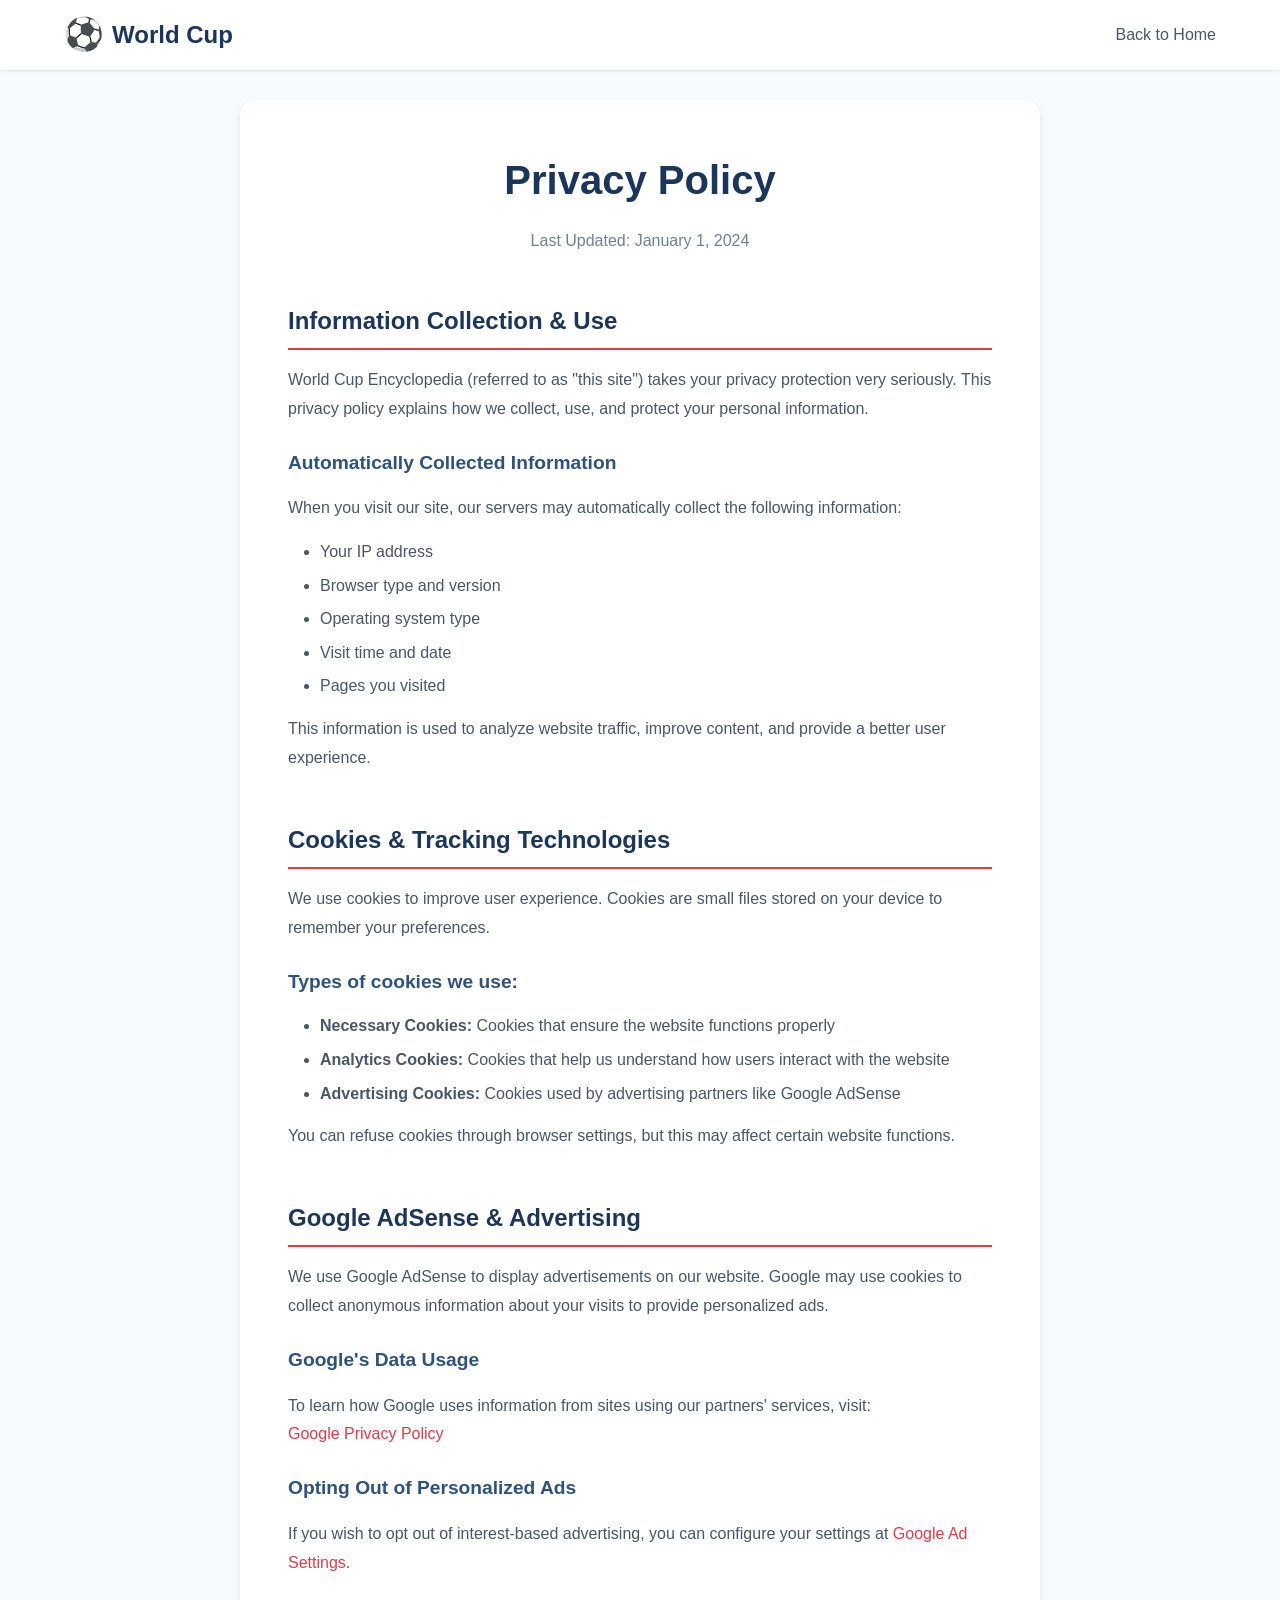
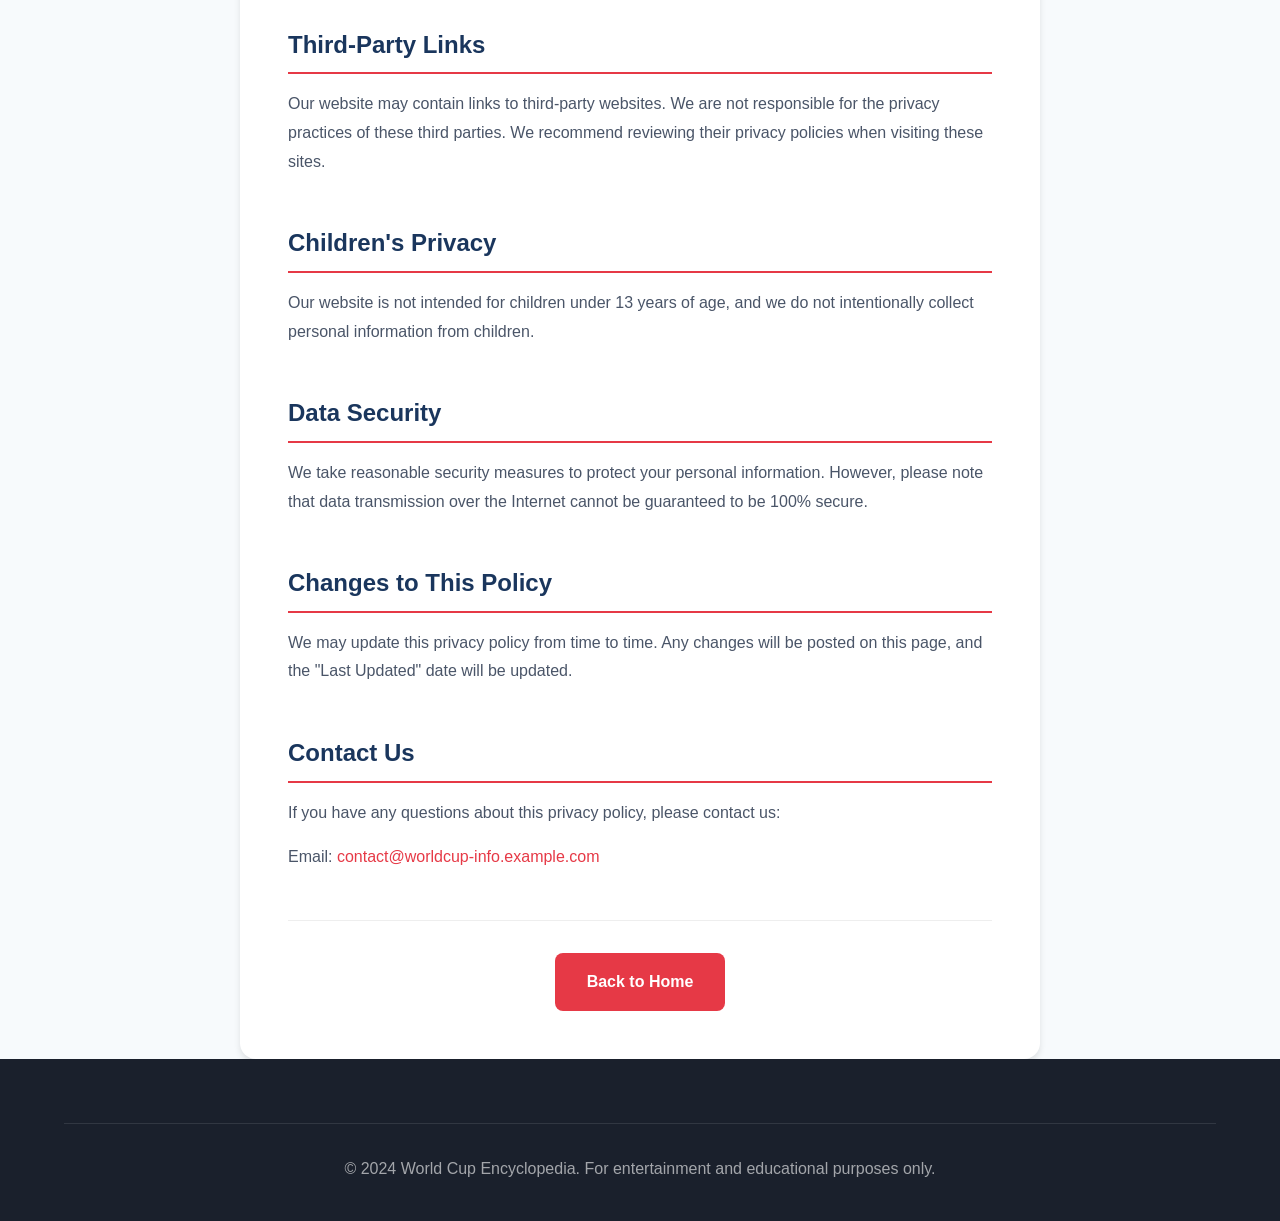
<file: local-version/privacy.html>
<!DOCTYPE html>
<html lang="en" dir="ltr">
<head>
    <meta charset="UTF-8">
    <meta name="viewport" content="width=device-width, initial-scale=1.0">
    <meta name="description" content="World Cup Encyclopedia Privacy Policy - Learn how we collect, use, and protect your personal information">
    <title>Privacy Policy | World Cup Encyclopedia</title>
    <link rel="stylesheet" href="styles/main.css">
    <link rel="canonical" href="https://worldcup-info.example.com/privacy.html">
</head>
<body>
    <!-- 顶部导航 -->
    <header class="site-header">
        <nav class="navbar">
            <div class="container">
                <a href="/" class="logo">
                    <span class="logo-icon">⚽</span>
                    <span>World Cup</span>
                </a>
                <ul class="nav-links">
                    <li><a href="/">Back to Home</a></li>
                </ul>
            </div>
        </nav>
    </header>

    <main class="privacy-page">
        <div class="container">
            <article class="privacy-content">
                <h1>Privacy Policy</h1>
                <p class="last-updated">Last Updated: January 1, 2024</p>

                <section class="privacy-section">
                    <h2>Information Collection & Use</h2>
                    <p>World Cup Encyclopedia (referred to as "this site") takes your privacy protection very seriously. This privacy policy explains how we collect, use, and protect your personal information.</p>
                    
                    <h3>Automatically Collected Information</h3>
                    <p>When you visit our site, our servers may automatically collect the following information:</p>
                    <ul>
                        <li>Your IP address</li>
                        <li>Browser type and version</li>
                        <li>Operating system type</li>
                        <li>Visit time and date</li>
                        <li>Pages you visited</li>
                    </ul>
                    <p>This information is used to analyze website traffic, improve content, and provide a better user experience.</p>
                </section>

                <section class="privacy-section">
                    <h2>Cookies & Tracking Technologies</h2>
                    <p>We use cookies to improve user experience. Cookies are small files stored on your device to remember your preferences.</p>
                    
                    <h3>Types of cookies we use:</h3>
                    <ul>
                        <li><strong>Necessary Cookies:</strong> Cookies that ensure the website functions properly</li>
                        <li><strong>Analytics Cookies:</strong> Cookies that help us understand how users interact with the website</li>
                        <li><strong>Advertising Cookies:</strong> Cookies used by advertising partners like Google AdSense</li>
                    </ul>
                    
                    <p>You can refuse cookies through browser settings, but this may affect certain website functions.</p>
                </section>

                <section class="privacy-section">
                    <h2>Google AdSense & Advertising</h2>
                    <p>We use Google AdSense to display advertisements on our website. Google may use cookies to collect anonymous information about your visits to provide personalized ads.</p>
                    
                    <h3>Google's Data Usage</h3>
                    <p>To learn how Google uses information from sites using our partners' services, visit:<br>
                    <a href="https://policies.google.com/technologies/partner-sites" target="_blank" rel="noopener">Google Privacy Policy</a></p>
                    
                    <h3>Opting Out of Personalized Ads</h3>
                    <p>If you wish to opt out of interest-based advertising, you can configure your settings at <a href="https://www.google.com/settings/ads" target="_blank" rel="noopener">Google Ad Settings</a>.</p>
                </section>

                <section class="privacy-section">
                    <h2>Third-Party Links</h2>
                    <p>Our website may contain links to third-party websites. We are not responsible for the privacy practices of these third parties. We recommend reviewing their privacy policies when visiting these sites.</p>
                </section>

                <section class="privacy-section">
                    <h2>Children's Privacy</h2>
                    <p>Our website is not intended for children under 13 years of age, and we do not intentionally collect personal information from children.</p>
                </section>

                <section class="privacy-section">
                    <h2>Data Security</h2>
                    <p>We take reasonable security measures to protect your personal information. However, please note that data transmission over the Internet cannot be guaranteed to be 100% secure.</p>
                </section>

                <section class="privacy-section">
                    <h2>Changes to This Policy</h2>
                    <p>We may update this privacy policy from time to time. Any changes will be posted on this page, and the "Last Updated" date will be updated.</p>
                </section>

                <section class="privacy-section">
                    <h2>Contact Us</h2>
                    <p>If you have any questions about this privacy policy, please contact us:</p>
                    <p>Email: <a href="mailto:contact@worldcup-info.example.com">contact@worldcup-info.example.com</a></p>
                </section>

                <div class="back-home">
                    <a href="/" class="btn-primary">Back to Home</a>
                </div>
            </article>
        </div>
    </main>

    <!-- 页脚 -->
    <footer class="site-footer">
        <div class="container">
            <div class="footer-bottom">
                <p>© 2024 World Cup Encyclopedia. All rights reserved.</p>
            </div>
        </div>
    </footer>

    <!-- 多语言脚本 -->
    <script src="js/i18n.js"></script>
</body>
</html>
</file>
<file: styles/main.css>
/* ========================================
   世界杯百科 - 主样式表
   ======================================== */

/* CSS 变量 */
:root {
    /* 主题色 */
    --primary: #1a365d;
    --primary-light: #2c5282;
    --primary-dark: #0d1b2a;
    
    /* 强调色 */
    --accent: #e63946;
    --accent-light: #ff6b6b;
    
    /* 背景色 */
    --background: #ffffff;
    --background-alt: #f7fafc;
    --background-dark: #1a202c;
    
    /* 文字颜色 */
    --text-primary: #1a202c;
    --text-secondary: #4a5568;
    --text-light: #718096;
    --text-white: #ffffff;
    
    /* 间距 */
    --spacing-xs: 0.25rem;
    --spacing-sm: 0.5rem;
    --spacing-md: 1rem;
    --spacing-lg: 1.5rem;
    --spacing-xl: 2rem;
    --spacing-2xl: 3rem;
    --spacing-3xl: 4rem;
    
    /* 圆角 */
    --radius-sm: 0.25rem;
    --radius-md: 0.5rem;
    --radius-lg: 1rem;
    
    /* 阴影 */
    --shadow-sm: 0 1px 3px rgba(0, 0, 0, 0.1);
    --shadow-md: 0 4px 6px rgba(0, 0, 0, 0.1);
    --shadow-lg: 0 10px 25px rgba(0, 0, 0, 0.15);
    
    /* 过渡 */
    --transition: all 0.3s ease;
}

/* 基础重置 */
* {
    margin: 0;
    padding: 0;
    box-sizing: border-box;
}

html {
    scroll-behavior: smooth;
}

body {
    font-family: -apple-system, BlinkMacSystemFont, 'Segoe UI', 'Roboto', 'Helvetica Neue', Arial, sans-serif;
    font-size: 16px;
    line-height: 1.6;
    color: var(--text-primary);
    background-color: var(--background);
}

/* 容器 */
.container {
    max-width: 1200px;
    margin: 0 auto;
    padding: 0 var(--spacing-lg);
}

/* ========================================
   头部导航
   ======================================== */

.site-header {
    background: var(--background);
    box-shadow: var(--shadow-sm);
    position: fixed;
    top: 0;
    left: 0;
    right: 0;
    z-index: 1000;
}

.navbar .container {
    display: flex;
    align-items: center;
    justify-content: space-between;
    height: 70px;
}

.logo {
    display: flex;
    align-items: center;
    gap: var(--spacing-sm);
    font-size: 1.5rem;
    font-weight: 700;
    color: var(--primary);
    text-decoration: none;
}

.logo-icon {
    font-size: 2rem;
}

.nav-links {
    display: flex;
    list-style: none;
    gap: var(--spacing-xl);
}

.nav-links a {
    color: var(--text-secondary);
    text-decoration: none;
    font-weight: 500;
    transition: var(--transition);
    position: relative;
}

.nav-links a:hover,
.nav-links a.active {
    color: var(--accent);
}

.nav-links a::after {
    content: '';
    position: absolute;
    bottom: -4px;
    left: 0;
    width: 0;
    height: 2px;
    background: var(--accent);
    transition: var(--transition);
}

.nav-links a:hover::after,
.nav-links a.active::after {
    width: 100%;
}

.mobile-menu-btn {
    display: none;
    background: none;
    border: none;
    font-size: 1.5rem;
    cursor: pointer;
}

/* ========================================
   英雄区域
   ======================================== */

.hero {
    background: linear-gradient(135deg, var(--primary) 0%, var(--primary-dark) 100%);
    min-height: 80vh;
    display: flex;
    align-items: center;
    position: relative;
    overflow: hidden;
    padding-top: 70px;
}

.hero::before {
    content: '';
    position: absolute;
    top: 0;
    left: 0;
    right: 0;
    bottom: 0;
    background: url('data:image/svg+xml,<svg xmlns="http://www.w3.org/2000/svg" viewBox="0 0 100 100"><circle cx="50" cy="50" r="45" fill="none" stroke="rgba(255,255,255,0.05)" stroke-width="2"/><circle cx="50" cy="50" r="35" fill="none" stroke="rgba(255,255,255,0.05)" stroke-width="2"/><circle cx="50" cy="50" r="25" fill="none" stroke="rgba(255,255,255,0.05)" stroke-width="2"/></svg>');
    background-size: 200px;
    opacity: 0.5;
}

.hero-overlay {
    position: absolute;
    top: 0;
    left: 0;
    right: 0;
    bottom: 0;
    background: radial-gradient(circle at 20% 80%, rgba(230, 57, 70, 0.1) 0%, transparent 50%),
                radial-gradient(circle at 80% 20%, rgba(255, 255, 255, 0.05) 0%, transparent 50%);
}

.hero-content {
    position: relative;
    z-index: 1;
    text-align: center;
    color: var(--text-white);
}

.hero-title {
    font-size: 4rem;
    font-weight: 800;
    margin-bottom: var(--spacing-lg);
    letter-spacing: -0.02em;
    animation: fadeInUp 1s ease;
}

.hero-subtitle {
    font-size: 1.5rem;
    opacity: 0.9;
    margin-bottom: var(--spacing-3xl);
    animation: fadeInUp 1s ease 0.2s both;
}

.hero-stats {
    display: flex;
    justify-content: center;
    gap: var(--spacing-3xl);
    animation: fadeInUp 1s ease 0.4s both;
}

.stat-item {
    text-align: center;
}

.stat-number {
    display: block;
    font-size: 3rem;
    font-weight: 700;
    color: var(--accent-light);
}

.stat-label {
    font-size: 1rem;
    opacity: 0.8;
}

/* ========================================
   主内容区域
   ======================================== */

.main-content {
    padding: var(--spacing-3xl) 0;
    background: var(--background-alt);
}

/* 广告容器 */
.ad-container {
    background: var(--background);
    border: 2px dashed #ddd;
    border-radius: var(--radius-md);
    padding: var(--spacing-xl);
    text-align: center;
    color: var(--text-light);
    margin: var(--spacing-2xl) 0;
    min-height: 120px;
    display: flex;
    align-items: center;
    justify-content: center;
}

/* 内容区块 */
.content-section {
    background: var(--background);
    border-radius: var(--radius-lg);
    padding: var(--spacing-2xl);
    margin: var(--spacing-2xl) 0;
    box-shadow: var(--shadow-sm);
}

.section-title {
    font-size: 2.5rem;
    color: var(--primary);
    margin-bottom: var(--spacing-xl);
    text-align: center;
    position: relative;
}

.section-title::after {
    content: '';
    display: block;
    width: 60px;
    height: 4px;
    background: var(--accent);
    margin: var(--spacing-md) auto 0;
    border-radius: 2px;
}

/* 内容卡片 */
.content-grid {
    display: grid;
    grid-template-columns: repeat(auto-fit, minmax(300px, 1fr));
    gap: var(--spacing-xl);
}

.content-card {
    padding: var(--spacing-xl);
    border-radius: var(--radius-md);
    background: var(--background-alt);
}

.content-card h3 {
    color: var(--primary);
    font-size: 1.5rem;
    margin-bottom: var(--spacing-md);
}

.content-card p {
    color: var(--text-secondary);
    margin-bottom: var(--spacing-md);
    line-height: 1.8;
}

.content-card p:last-child {
    margin-bottom: 0;
}

/* ========================================
   冠军表格
   ======================================== */

.champions-table {
    overflow-x: auto;
    margin-bottom: var(--spacing-xl);
}

table {
    width: 100%;
    border-collapse: collapse;
    background: var(--background);
    border-radius: var(--radius-md);
    overflow: hidden;
}

thead {
    background: var(--primary);
    color: var(--text-white);
}

th, td {
    padding: var(--spacing-md) var(--spacing-lg);
    text-align: left;
}

tbody tr {
    border-bottom: 1px solid #eee;
    transition: var(--transition);
}

tbody tr:hover {
    background: var(--background-alt);
}

.champions-highlight {
    margin-top: var(--spacing-xl);
}

.highlight-card {
    background: linear-gradient(135deg, var(--primary) 0%, var(--primary-light) 100%);
    color: var(--text-white);
    padding: var(--spacing-xl);
    border-radius: var(--radius-md);
}

.highlight-card h4 {
    font-size: 1.5rem;
    margin-bottom: var(--spacing-lg);
}

.champions-list {
    list-style: none;
}

.champions-list li {
    display: flex;
    align-items: center;
    gap: var(--spacing-md);
    padding: var(--spacing-sm) 0;
    border-bottom: 1px solid rgba(255, 255, 255, 0.1);
}

.champions-list li:last-child {
    border-bottom: none;
}

.champions-list .country {
    font-weight: 700;
    font-size: 1.2rem;
    min-width: 100px;
}

.champions-list .count {
    background: var(--accent);
    padding: var(--spacing-xs) var(--spacing-md);
    border-radius: 20px;
    font-weight: 600;
}

.champions-list .years {
    color: rgba(255, 255, 255, 0.7);
    font-size: 0.9rem;
}

/* ========================================
   球场卡片
   ======================================== */

.stadiums-grid {
    display: grid;
    grid-template-columns: repeat(auto-fit, minmax(280px, 1fr));
    gap: var(--spacing-xl);
}

.stadium-card {
    background: var(--background);
    border-radius: var(--radius-lg);
    overflow: hidden;
    box-shadow: var(--shadow-md);
    transition: var(--transition);
}

.stadium-card:hover {
    transform: translateY(-5px);
    box-shadow: var(--shadow-lg);
}

.stadium-image {
    height: 180px;
    background: linear-gradient(135deg, var(--primary-light) 0%, var(--primary) 100%);
    position: relative;
}

.stadium-image::before {
    content: '🏟️';
    position: absolute;
    top: 50%;
    left: 50%;
    transform: translate(-50%, -50%);
    font-size: 4rem;
}

.stadium-1::before { content: '⚽'; }
.stadium-2::before { content: '🏆'; }
.stadium-3::before { content: '👑'; }
.stadium-4::before { content: '🌟'; }

.stadium-info {
    padding: var(--spacing-lg);
}

.stadium-info h3 {
    color: var(--primary);
    font-size: 1.3rem;
    margin-bottom: var(--spacing-sm);
}

.stadium-location {
    color: var(--accent);
    font-size: 0.9rem;
    margin-bottom: var(--spacing-md);
}

.stadium-info p:last-child {
    color: var(--text-secondary);
    line-height: 1.6;
}

/* ========================================
   纪录卡片
   ======================================== */

.records-grid {
    display: grid;
    grid-template-columns: repeat(auto-fit, minmax(250px, 1fr));
    gap: var(--spacing-xl);
}

.record-card {
    background: var(--background);
    border: 2px solid #eee;
    border-radius: var(--radius-lg);
    padding: var(--spacing-xl);
    text-align: center;
    transition: var(--transition);
}

.record-card:hover {
    border-color: var(--accent);
    transform: scale(1.02);
}

.record-icon {
    font-size: 3rem;
    margin-bottom: var(--spacing-md);
}

.record-content h3 {
    color: var(--text-secondary);
    font-size: 1rem;
    margin-bottom: var(--spacing-sm);
}

.record-stat {
    font-size: 2.5rem;
    font-weight: 800;
    color: var(--accent);
    margin-bottom: var(--spacing-xs);
}

.record-holder {
    font-weight: 600;
    color: var(--primary);
    margin-bottom: var(--spacing-md);
}

.record-desc {
    color: var(--text-light);
    font-size: 0.9rem;
    line-height: 1.6;
}

/* ========================================
   关于我们
   ======================================== */

.about-section {
    text-align: center;
}

.about-content {
    max-width: 700px;
    margin: 0 auto;
}

.about-content p {
    color: var(--text-secondary);
    line-height: 1.8;
    margin-bottom: var(--spacing-lg);
}

.about-links {
    margin-top: var(--spacing-xl);
}

.about-link {
    color: var(--accent);
    text-decoration: none;
    font-weight: 500;
    transition: var(--transition);
}

.about-link:hover {
    color: var(--accent-light);
    text-decoration: underline;
}

.separator {
    color: var(--text-light);
    margin: 0 var(--spacing-md);
}

/* ========================================
   页脚
   ======================================== */

.site-footer {
    background: var(--background-dark);
    color: var(--text-white);
    padding: var(--spacing-3xl) 0 var(--spacing-xl);
}

.footer-content {
    display: grid;
    grid-template-columns: repeat(auto-fit, minmax(200px, 1fr));
    gap: var(--spacing-xl);
    margin-bottom: var(--spacing-2xl);
}

.footer-section h4 {
    font-size: 1.2rem;
    margin-bottom: var(--spacing-lg);
    color: var(--accent-light);
}

.footer-section ul {
    list-style: none;
}

.footer-section li {
    margin-bottom: var(--spacing-sm);
}

.footer-section a {
    color: rgba(255, 255, 255, 0.8);
    text-decoration: none;
    transition: var(--transition);
}

.footer-section a:hover {
    color: var(--accent-light);
}

.footer-bottom {
    text-align: center;
    padding-top: var(--spacing-xl);
    border-top: 1px solid rgba(255, 255, 255, 0.1);
}

.footer-bottom p {
    color: rgba(255, 255, 255, 0.6);
    margin-bottom: var(--spacing-sm);
}

.disclaimer {
    font-size: 0.9rem;
}

/* ========================================
   AdSense 通知
   ======================================== */

.ad-sense-notice {
    background: var(--background-alt);
    padding: var(--spacing-md);
    text-align: center;
    border-top: 1px solid #eee;
}

.ad-sense-notice p {
    color: var(--text-light);
    font-size: 0.9rem;
}

.ad-sense-notice a {
    color: var(--accent);
    text-decoration: none;
}

.ad-sense-notice a:hover {
    text-decoration: underline;
}

/* ========================================
   隐私政策页面
   ======================================== */

.privacy-page {
    padding-top: 100px;
    min-height: 100vh;
    background: var(--background-alt);
}

.privacy-content {
    max-width: 800px;
    margin: 0 auto;
    background: var(--background);
    padding: var(--spacing-2xl);
    border-radius: var(--radius-lg);
    box-shadow: var(--shadow-md);
}

.privacy-content h1 {
    color: var(--primary);
    font-size: 2.5rem;
    margin-bottom: var(--spacing-md);
    text-align: center;
}

.last-updated {
    color: var(--text-light);
    text-align: center;
    margin-bottom: var(--spacing-2xl);
}

.privacy-section {
    margin-bottom: var(--spacing-2xl);
}

.privacy-section h2 {
    color: var(--primary);
    font-size: 1.5rem;
    margin-bottom: var(--spacing-md);
    padding-bottom: var(--spacing-sm);
    border-bottom: 2px solid var(--accent);
}

.privacy-section h3 {
    color: var(--primary-light);
    font-size: 1.2rem;
    margin: var(--spacing-lg) 0 var(--spacing-md);
}

.privacy-section p {
    color: var(--text-secondary);
    line-height: 1.8;
    margin-bottom: var(--spacing-md);
}

.privacy-section ul,
.privacy-section ol {
    margin: var(--spacing-md) 0;
    padding-left: var(--spacing-xl);
    color: var(--text-secondary);
}

.privacy-section li {
    margin-bottom: var(--spacing-sm);
    line-height: 1.6;
}

.privacy-section a {
    color: var(--accent);
    text-decoration: none;
}

.privacy-section a:hover {
    text-decoration: underline;
}

.back-home {
    text-align: center;
    margin-top: var(--spacing-2xl);
    padding-top: var(--spacing-xl);
    border-top: 1px solid #eee;
}

.btn-primary {
    display: inline-block;
    background: var(--accent);
    color: var(--text-white);
    padding: var(--spacing-md) var(--spacing-xl);
    border-radius: var(--radius-md);
    text-decoration: none;
    font-weight: 600;
    transition: var(--transition);
}

.btn-primary:hover {
    background: var(--accent-light);
    transform: translateY(-2px);
}

/* ========================================
   动画
   ======================================== */

@keyframes fadeInUp {
    from {
        opacity: 0;
        transform: translateY(30px);
    }
    to {
        opacity: 1;
        transform: translateY(0);
    }
}

/* ========================================
   响应式设计
   ======================================== */

@media (max-width: 768px) {
    .hero-title {
        font-size: 2.5rem;
    }

    .hero-subtitle {
        font-size: 1.2rem;
    }

    .hero-stats {
        flex-direction: column;
        gap: var(--spacing-xl);
    }

    .stat-number {
        font-size: 2rem;
    }

    .section-title {
        font-size: 2rem;
    }

    .content-section {
        padding: var(--spacing-lg);
    }

    .nav-links {
        display: none;
        position: absolute;
        top: 70px;
        left: 0;
        right: 0;
        background: var(--background);
        flex-direction: column;
        padding: var(--spacing-lg);
        box-shadow: var(--shadow-md);
        gap: var(--spacing-md);
    }

    .nav-links.active {
        display: flex;
    }

    .mobile-menu-btn {
        display: block;
    }

    table {
        font-size: 0.9rem;
    }

    th, td {
        padding: var(--spacing-sm);
    }

    .privacy-content {
        padding: var(--spacing-lg);
    }

    .privacy-content h1 {
        font-size: 2rem;
    }
}

@media (max-width: 480px) {
    .hero {
        min-height: 70vh;
    }

    .hero-title {
        font-size: 2rem;
    }

    .champions-table {
        font-size: 0.8rem;
    }

    .champions-list {
        font-size: 0.9rem;
    }

    .champions-list .country {
        min-width: 70px;
        font-size: 1rem;
    }

    .record-stat {
        font-size: 2rem;
    }
}

/* ========================================
   语言切换器样式 / Language Switcher Styles
   ======================================== */

.lang-switcher {
    position: fixed;
    bottom: 20px;
    right: 20px;
    z-index: 9999;
    font-family: inherit;
}

[dir="rtl"] .lang-switcher {
    right: auto;
    left: 20px;
}

.lang-btn {
    display: flex;
    align-items: center;
    gap: 8px;
    padding: 12px 20px;
    background: var(--primary);
    color: white;
    border: none;
    border-radius: 50px;
    cursor: pointer;
    font-size: 14px;
    font-weight: 500;
    box-shadow: var(--shadow-lg);
    transition: var(--transition);
}

.lang-btn:hover {
    background: var(--primary-light);
    transform: translateY(-2px);
}

.lang-icon {
    font-size: 18px;
}

.lang-arrow {
    font-size: 10px;
    transition: transform 0.3s;
}

.lang-dropdown {
    position: absolute;
    bottom: 100%;
    right: 0;
    margin-bottom: 10px;
    background: white;
    border-radius: var(--radius-md);
    box-shadow: var(--shadow-lg);
    overflow: hidden;
    opacity: 0;
    visibility: hidden;
    transform: translateY(10px);
    transition: all 0.3s ease;
    min-width: 160px;
}

[dir="rtl"] .lang-dropdown {
    right: auto;
    left: 0;
}

.lang-dropdown.show {
    opacity: 1;
    visibility: visible;
    transform: translateY(0);
}

.lang-option {
    display: block;
    width: 100%;
    padding: 12px 20px;
    background: none;
    border: none;
    text-align: left;
    cursor: pointer;
    font-size: 14px;
    color: var(--text-primary);
    transition: background 0.2s;
}

[dir="rtl"] .lang-option {
    text-align: right;
}

.lang-option:hover {
    background: var(--background-alt);
}

.lang-option.active {
    background: var(--primary);
    color: white;
}

/* ========================================
   RTL 支持 / RTL Support
   ======================================== */

body.rtl {
    direction: rtl;
    text-align: right;
}

body.rtl .nav-links {
    flex-direction: row-reverse;
}

body.rtl .hero-stats {
    flex-direction: row-reverse;
}

body.rtl .content-grid {
    direction: rtl;
}

body.rtl .stadiums-grid {
    direction: rtl;
}

body.rtl .records-grid {
    direction: rtl;
}

body.rtl .footer-content {
    direction: rtl;
}

body.rtl .footer-section ul {
    padding-right: 0;
    padding-left: var(--spacing-lg);
}

body.rtl .champions-list {
    padding-right: var(--spacing-xl);
}

body.rtl .champions-list li {
    flex-direction: row-reverse;
}

body.rtl .stat-item {
    text-align: center;
}

body.rtl .about-links {
    direction: rtl;
}

body.rtl .about-link:first-child {
    margin-left: var(--spacing-md);
    margin-right: 0;
}

body.rtl .footer-section a::before {
    content: '→ ';
}

body.rtl .footer-section a::before {
    content: none;
}

body.rtl .footer-section li {
    direction: rtl;
}

/* 阿拉伯语字体优化 */
html[lang="ar"] body,
html[lang="ar"] .content-card p,
html[lang="ar"] .stadium-info p,
html[lang="ar"] .record-desc,
html[lang="ar"] .about-content p,
html[lang="ar"] .privacy-section p,
html[lang="ar"] .privacy-section li {
    font-family: 'Segoe UI', 'Arial', 'Tahoma', sans-serif;
    line-height: 2;
}

/* 日语字体优化 */
html[lang="ja"] body,
html[lang="ja"] .content-card p,
html[lang="ja"] .stadium-info p,
html[lang="ja"] .record-desc,
html[lang="ja"] .about-content p,
html[lang="ja"] .privacy-section p,
html[lang="ja"] .privacy-section li {
    font-family: 'Hiragino Sans', 'Hiragino Kaku Gothic ProN', 'Yu Gothic', 'Meiryo', sans-serif;
}

/* 韩语字体优化 */
html[lang="ko"] body,
html[lang="ko"] .content-card p,
html[lang="ko"] .stadium-info p,
html[lang="ko"] .record-desc,
html[lang="ko"] .about-content p,
html[lang="ko"] .privacy-section p,
html[lang="ko"] .privacy-section li {
    font-family: 'Malgun Gothic', 'Apple SD Gothic Neo', 'Nanum Gothic', sans-serif;
}

/* 中文字体优化 */
html[lang="zh"] body,
html[lang="zh"] .content-card p,
html[lang="zh"] .stadium-info p,
html[lang="zh"] .record-desc,
html[lang="zh"] .about-content p,
html[lang="zh"] .privacy-section p,
html[lang="zh"] .privacy-section li {
    font-family: 'PingFang SC', 'Microsoft YaHei', 'Hiragino Sans GB', 'WenQuanYi Micro Hei', sans-serif;
}

/* 响应式语言切换器 */
@media (max-width: 768px) {
    .lang-switcher {
        bottom: 15px;
        right: 15px;
    }
    
    [dir="rtl"] .lang-switcher {
        left: 15px;
    }
    
    .lang-btn {
        padding: 10px 16px;
        font-size: 13px;
    }
    
    .lang-dropdown {
        min-width: 140px;
    }
    
    .lang-option {
        padding: 10px 16px;
        font-size: 13px;
    }
}

/* ========================================
   2026世界杯球队分析样式
   2026 World Cup Team Analysis Styles
   ======================================== */

/* 分析页面头部 */
.analysis-header {
    text-align: center;
    margin-bottom: var(--spacing-2xl);
}

.analysis-subtitle {
    color: var(--text-secondary);
    font-size: 1.1rem;
    margin-top: var(--spacing-sm);
}

.analysis-host {
    color: var(--accent);
    font-weight: 600;
    margin-top: var(--spacing-sm);
}

.analysis-intro {
    color: var(--text-secondary);
    max-width: 800px;
    margin: var(--spacing-lg) auto 0;
    line-height: 1.8;
}

/* 筛选器 */
.analysis-filters {
    display: flex;
    justify-content: center;
    gap: var(--spacing-xl);
    margin-bottom: var(--spacing-2xl);
    padding: var(--spacing-lg);
    background: var(--background-alt);
    border-radius: var(--radius-md);
}

.filter-group {
    display: flex;
    align-items: center;
    gap: var(--spacing-sm);
}

.filter-group label {
    font-weight: 600;
    color: var(--text-primary);
}

.filter-select {
    padding: var(--spacing-sm) var(--spacing-md);
    border: 1px solid #ddd;
    border-radius: var(--radius-sm);
    background: white;
    font-size: 0.95rem;
    cursor: pointer;
    transition: border-color 0.2s;
}

.filter-select:hover {
    border-color: var(--accent);
}

.filter-select:focus {
    outline: none;
    border-color: var(--accent);
    box-shadow: 0 0 0 2px rgba(230, 57, 70, 0.1);
}

/* 球队网格 */
.teams-grid {
    display: grid;
    grid-template-columns: repeat(auto-fill, minmax(350px, 1fr));
    gap: var(--spacing-xl);
}

/* 球队卡片 */
.team-card {
    background: white;
    border-radius: var(--radius-lg);
    padding: var(--spacing-lg);
    box-shadow: var(--shadow-sm);
    transition: var(--transition);
    border: 2px solid transparent;
}

.team-card:hover {
    transform: translateY(-3px);
    box-shadow: var(--shadow-md);
    border-color: var(--accent);
}

/* 球队头部 */
.team-header {
    display: flex;
    align-items: center;
    gap: var(--spacing-md);
    margin-bottom: var(--spacing-md);
}

.team-flag {
    font-size: 2.5rem;
    line-height: 1;
}

.team-info {
    flex: 1;
}

.team-name {
    font-size: 1.3rem;
    font-weight: 700;
    color: var(--primary);
    margin-bottom: 2px;
}

.team-region {
    font-size: 0.85rem;
    color: var(--text-light);
}

/* 综合评分 */
.team-overall {
    text-align: center;
    padding: var(--spacing-sm) var(--spacing-md);
    border-radius: var(--radius-md);
    min-width: 70px;
}

.team-overall .overall-score {
    display: block;
    font-size: 1.8rem;
    font-weight: 800;
    line-height: 1;
}

.team-overall .overall-label {
    font-size: 0.7rem;
    text-transform: uppercase;
    opacity: 0.8;
}

.team-overall.rating-elite {
    background: linear-gradient(135deg, #ffd700 0%, #ff8c00 100%);
    color: #000;
}

.team-overall.rating-high {
    background: linear-gradient(135deg, #e63946 0%, #ff6b6b 100%);
    color: white;
}

.team-overall.rating-good {
    background: linear-gradient(135deg, var(--primary-light) 0%, var(--primary) 100%);
    color: white;
}

.team-overall.rating-average {
    background: linear-gradient(135deg, #a0aec0 0%, #718096 100%);
    color: white;
}

/* 预测标签 */
.team-prediction {
    display: inline-block;
    padding: var(--spacing-xs) var(--spacing-md);
    border-radius: 20px;
    font-size: 0.85rem;
    font-weight: 600;
    margin-bottom: var(--spacing-md);
}

.prediction-champion {
    background: linear-gradient(135deg, #ffd700 0%, #ff8c00 100%);
    color: #000;
}

.prediction-darkhorse {
    background: linear-gradient(135deg, #48bb78 0%, #38a169 100%);
    color: white;
}

.prediction-upset {
    background: linear-gradient(135deg, #805ad5 0%, #6b46c1 100%);
    color: white;
}

.prediction-groupstage {
    background: #e2e8f0;
    color: #4a5568;
}

/* 评分条 */
.team-ratings {
    margin-bottom: var(--spacing-md);
}

.rating-item {
    display: flex;
    align-items: center;
    gap: var(--spacing-sm);
    margin-bottom: var(--spacing-xs);
}

.rating-label {
    font-size: 0.8rem;
    color: var(--text-secondary);
    min-width: 70px;
}

.rating-bar {
    flex: 1;
    height: 8px;
    background: #e2e8f0;
    border-radius: 4px;
    overflow: hidden;
}

.rating-fill {
    height: 100%;
    border-radius: 4px;
    transition: width 0.5s ease;
}

.rating-fill.rating-elite {
    background: linear-gradient(90deg, #ffd700, #ff8c00);
}

.rating-fill.rating-high {
    background: linear-gradient(90deg, #e63946, #ff6b6b);
}

.rating-fill.rating-good {
    background: linear-gradient(90deg, var(--primary-light), var(--primary));
}

.rating-fill.rating-average {
    background: linear-gradient(90deg, #a0aec0, #718096);
}

.rating-value {
    font-size: 0.8rem;
    font-weight: 600;
    color: var(--text-primary);
    min-width: 25px;
    text-align: right;
}

/* 分析文字 */
.team-analysis {
    margin-bottom: var(--spacing-md);
}

.team-analysis p {
    color: var(--text-secondary);
    font-size: 0.9rem;
    line-height: 1.7;
}

/* 关键球员 */
.team-key-players h4 {
    font-size: 0.9rem;
    color: var(--primary);
    margin-bottom: var(--spacing-sm);
}

.players-list {
    display: flex;
    flex-wrap: wrap;
    gap: var(--spacing-xs);
}

.player-tag {
    background: var(--background-alt);
    color: var(--text-primary);
    padding: var(--spacing-xs) var(--spacing-sm);
    border-radius: var(--radius-sm);
    font-size: 0.8rem;
    font-weight: 500;
}

/* SWOT分析 */
.team-swot {
    margin-top: var(--spacing-md);
    padding-top: var(--spacing-md);
    border-top: 1px solid #eee;
}

.swot-item {
    font-size: 0.85rem;
    margin-bottom: var(--spacing-xs);
}

.swot-item strong {
    color: var(--primary);
}

.swot-item.strength {
    color: #38a169;
}

.swot-item.weakness {
    color: #e53e3e;
}

.swot-item:last-child {
    margin-bottom: 0;
}

/* 响应式设计 */
@media (max-width: 768px) {
    .analysis-filters {
        flex-direction: column;
        gap: var(--spacing-md);
    }
    
    .filter-group {
        width: 100%;
        justify-content: space-between;
    }
    
    .filter-select {
        flex: 1;
    }
    
    .teams-grid {
        grid-template-columns: 1fr;
    }
    
    .team-header {
        flex-wrap: wrap;
    }
    
    .team-overall {
        order: -1;
        margin-left: auto;
    }
}

@media (max-width: 480px) {
    .team-flag {
        font-size: 2rem;
    }
    
    .team-name {
        font-size: 1.1rem;
    }
    
    .team-overall .overall-score {
        font-size: 1.5rem;
    }
    
    .team-prediction {
        font-size: 0.75rem;
        padding: 4px 10px;
    }
    
    .rating-label {
        min-width: 60px;
        font-size: 0.75rem;
    }
    
    .players-list {
        gap: 4px;
    }
    
    .player-tag {
        font-size: 0.75rem;
        padding: 3px 8px;
    }
}
</file>
<file: local-version/styles/main.css>
/* ========================================
   世界杯百科 - 主样式表
   ======================================== */

/* CSS 变量 */
:root {
    /* 主题色 */
    --primary: #1a365d;
    --primary-light: #2c5282;
    --primary-dark: #0d1b2a;
    
    /* 强调色 */
    --accent: #e63946;
    --accent-light: #ff6b6b;
    
    /* 背景色 */
    --background: #ffffff;
    --background-alt: #f7fafc;
    --background-dark: #1a202c;
    
    /* 文字颜色 */
    --text-primary: #1a202c;
    --text-secondary: #4a5568;
    --text-light: #718096;
    --text-white: #ffffff;
    
    /* 间距 */
    --spacing-xs: 0.25rem;
    --spacing-sm: 0.5rem;
    --spacing-md: 1rem;
    --spacing-lg: 1.5rem;
    --spacing-xl: 2rem;
    --spacing-2xl: 3rem;
    --spacing-3xl: 4rem;
    
    /* 圆角 */
    --radius-sm: 0.25rem;
    --radius-md: 0.5rem;
    --radius-lg: 1rem;
    
    /* 阴影 */
    --shadow-sm: 0 1px 3px rgba(0, 0, 0, 0.1);
    --shadow-md: 0 4px 6px rgba(0, 0, 0, 0.1);
    --shadow-lg: 0 10px 25px rgba(0, 0, 0, 0.15);
    
    /* 过渡 */
    --transition: all 0.3s ease;
}

/* 基础重置 */
* {
    margin: 0;
    padding: 0;
    box-sizing: border-box;
}

html {
    scroll-behavior: smooth;
}

body {
    font-family: -apple-system, BlinkMacSystemFont, 'Segoe UI', 'Roboto', 'Helvetica Neue', Arial, sans-serif;
    font-size: 16px;
    line-height: 1.6;
    color: var(--text-primary);
    background-color: var(--background);
}

/* 容器 */
.container {
    max-width: 1200px;
    margin: 0 auto;
    padding: 0 var(--spacing-lg);
}

/* ========================================
   头部导航
   ======================================== */

.site-header {
    background: var(--background);
    box-shadow: var(--shadow-sm);
    position: fixed;
    top: 0;
    left: 0;
    right: 0;
    z-index: 1000;
}

.navbar .container {
    display: flex;
    align-items: center;
    justify-content: space-between;
    height: 70px;
}

.logo {
    display: flex;
    align-items: center;
    gap: var(--spacing-sm);
    font-size: 1.5rem;
    font-weight: 700;
    color: var(--primary);
    text-decoration: none;
}

.logo-icon {
    font-size: 2rem;
}

.nav-links {
    display: flex;
    list-style: none;
    gap: var(--spacing-xl);
}

.nav-links a {
    color: var(--text-secondary);
    text-decoration: none;
    font-weight: 500;
    transition: var(--transition);
    position: relative;
}

.nav-links a:hover,
.nav-links a.active {
    color: var(--accent);
}

.nav-links a::after {
    content: '';
    position: absolute;
    bottom: -4px;
    left: 0;
    width: 0;
    height: 2px;
    background: var(--accent);
    transition: var(--transition);
}

.nav-links a:hover::after,
.nav-links a.active::after {
    width: 100%;
}

.mobile-menu-btn {
    display: none;
    background: none;
    border: none;
    font-size: 1.5rem;
    cursor: pointer;
}

/* ========================================
   英雄区域
   ======================================== */

.hero {
    background: linear-gradient(135deg, var(--primary) 0%, var(--primary-dark) 100%);
    min-height: 80vh;
    display: flex;
    align-items: center;
    position: relative;
    overflow: hidden;
    padding-top: 70px;
}

.hero::before {
    content: '';
    position: absolute;
    top: 0;
    left: 0;
    right: 0;
    bottom: 0;
    background: url('data:image/svg+xml,<svg xmlns="http://www.w3.org/2000/svg" viewBox="0 0 100 100"><circle cx="50" cy="50" r="45" fill="none" stroke="rgba(255,255,255,0.05)" stroke-width="2"/><circle cx="50" cy="50" r="35" fill="none" stroke="rgba(255,255,255,0.05)" stroke-width="2"/><circle cx="50" cy="50" r="25" fill="none" stroke="rgba(255,255,255,0.05)" stroke-width="2"/></svg>');
    background-size: 200px;
    opacity: 0.5;
}

.hero-overlay {
    position: absolute;
    top: 0;
    left: 0;
    right: 0;
    bottom: 0;
    background: radial-gradient(circle at 20% 80%, rgba(230, 57, 70, 0.1) 0%, transparent 50%),
                radial-gradient(circle at 80% 20%, rgba(255, 255, 255, 0.05) 0%, transparent 50%);
}

.hero-content {
    position: relative;
    z-index: 1;
    text-align: center;
    color: var(--text-white);
}

.hero-title {
    font-size: 4rem;
    font-weight: 800;
    margin-bottom: var(--spacing-lg);
    letter-spacing: -0.02em;
    animation: fadeInUp 1s ease;
}

.hero-subtitle {
    font-size: 1.5rem;
    opacity: 0.9;
    margin-bottom: var(--spacing-3xl);
    animation: fadeInUp 1s ease 0.2s both;
}

.hero-stats {
    display: flex;
    justify-content: center;
    gap: var(--spacing-3xl);
    animation: fadeInUp 1s ease 0.4s both;
}

.stat-item {
    text-align: center;
}

.stat-number {
    display: block;
    font-size: 3rem;
    font-weight: 700;
    color: var(--accent-light);
}

.stat-label {
    font-size: 1rem;
    opacity: 0.8;
}

/* ========================================
   主内容区域
   ======================================== */

.main-content {
    padding: var(--spacing-3xl) 0;
    background: var(--background-alt);
}

/* 广告容器 */
.ad-container {
    background: var(--background);
    border: 2px dashed #ddd;
    border-radius: var(--radius-md);
    padding: var(--spacing-xl);
    text-align: center;
    color: var(--text-light);
    margin: var(--spacing-2xl) 0;
    min-height: 120px;
    display: flex;
    align-items: center;
    justify-content: center;
}

/* 内容区块 */
.content-section {
    background: var(--background);
    border-radius: var(--radius-lg);
    padding: var(--spacing-2xl);
    margin: var(--spacing-2xl) 0;
    box-shadow: var(--shadow-sm);
}

.section-title {
    font-size: 2.5rem;
    color: var(--primary);
    margin-bottom: var(--spacing-xl);
    text-align: center;
    position: relative;
}

.section-title::after {
    content: '';
    display: block;
    width: 60px;
    height: 4px;
    background: var(--accent);
    margin: var(--spacing-md) auto 0;
    border-radius: 2px;
}

/* 内容卡片 */
.content-grid {
    display: grid;
    grid-template-columns: repeat(auto-fit, minmax(300px, 1fr));
    gap: var(--spacing-xl);
}

.content-card {
    padding: var(--spacing-xl);
    border-radius: var(--radius-md);
    background: var(--background-alt);
}

.content-card h3 {
    color: var(--primary);
    font-size: 1.5rem;
    margin-bottom: var(--spacing-md);
}

.content-card p {
    color: var(--text-secondary);
    margin-bottom: var(--spacing-md);
    line-height: 1.8;
}

.content-card p:last-child {
    margin-bottom: 0;
}

/* ========================================
   冠军表格
   ======================================== */

.champions-table {
    overflow-x: auto;
    margin-bottom: var(--spacing-xl);
}

table {
    width: 100%;
    border-collapse: collapse;
    background: var(--background);
    border-radius: var(--radius-md);
    overflow: hidden;
}

thead {
    background: var(--primary);
    color: var(--text-white);
}

th, td {
    padding: var(--spacing-md) var(--spacing-lg);
    text-align: left;
}

tbody tr {
    border-bottom: 1px solid #eee;
    transition: var(--transition);
}

tbody tr:hover {
    background: var(--background-alt);
}

.champions-highlight {
    margin-top: var(--spacing-xl);
}

.highlight-card {
    background: linear-gradient(135deg, var(--primary) 0%, var(--primary-light) 100%);
    color: var(--text-white);
    padding: var(--spacing-xl);
    border-radius: var(--radius-md);
}

.highlight-card h4 {
    font-size: 1.5rem;
    margin-bottom: var(--spacing-lg);
}

.champions-list {
    list-style: none;
}

.champions-list li {
    display: flex;
    align-items: center;
    gap: var(--spacing-md);
    padding: var(--spacing-sm) 0;
    border-bottom: 1px solid rgba(255, 255, 255, 0.1);
}

.champions-list li:last-child {
    border-bottom: none;
}

.champions-list .country {
    font-weight: 700;
    font-size: 1.2rem;
    min-width: 100px;
}

.champions-list .count {
    background: var(--accent);
    padding: var(--spacing-xs) var(--spacing-md);
    border-radius: 20px;
    font-weight: 600;
}

.champions-list .years {
    color: rgba(255, 255, 255, 0.7);
    font-size: 0.9rem;
}

/* ========================================
   球场卡片
   ======================================== */

.stadiums-grid {
    display: grid;
    grid-template-columns: repeat(auto-fit, minmax(280px, 1fr));
    gap: var(--spacing-xl);
}

.stadium-card {
    background: var(--background);
    border-radius: var(--radius-lg);
    overflow: hidden;
    box-shadow: var(--shadow-md);
    transition: var(--transition);
}

.stadium-card:hover {
    transform: translateY(-5px);
    box-shadow: var(--shadow-lg);
}

.stadium-image {
    height: 180px;
    background: linear-gradient(135deg, var(--primary-light) 0%, var(--primary) 100%);
    position: relative;
}

.stadium-image::before {
    content: '🏟️';
    position: absolute;
    top: 50%;
    left: 50%;
    transform: translate(-50%, -50%);
    font-size: 4rem;
}

.stadium-1::before { content: '⚽'; }
.stadium-2::before { content: '🏆'; }
.stadium-3::before { content: '👑'; }
.stadium-4::before { content: '🌟'; }

.stadium-info {
    padding: var(--spacing-lg);
}

.stadium-info h3 {
    color: var(--primary);
    font-size: 1.3rem;
    margin-bottom: var(--spacing-sm);
}

.stadium-location {
    color: var(--accent);
    font-size: 0.9rem;
    margin-bottom: var(--spacing-md);
}

.stadium-info p:last-child {
    color: var(--text-secondary);
    line-height: 1.6;
}

/* ========================================
   纪录卡片
   ======================================== */

.records-grid {
    display: grid;
    grid-template-columns: repeat(auto-fit, minmax(250px, 1fr));
    gap: var(--spacing-xl);
}

.record-card {
    background: var(--background);
    border: 2px solid #eee;
    border-radius: var(--radius-lg);
    padding: var(--spacing-xl);
    text-align: center;
    transition: var(--transition);
}

.record-card:hover {
    border-color: var(--accent);
    transform: scale(1.02);
}

.record-icon {
    font-size: 3rem;
    margin-bottom: var(--spacing-md);
}

.record-content h3 {
    color: var(--text-secondary);
    font-size: 1rem;
    margin-bottom: var(--spacing-sm);
}

.record-stat {
    font-size: 2.5rem;
    font-weight: 800;
    color: var(--accent);
    margin-bottom: var(--spacing-xs);
}

.record-holder {
    font-weight: 600;
    color: var(--primary);
    margin-bottom: var(--spacing-md);
}

.record-desc {
    color: var(--text-light);
    font-size: 0.9rem;
    line-height: 1.6;
}

/* ========================================
   关于我们
   ======================================== */

.about-section {
    text-align: center;
}

.about-content {
    max-width: 700px;
    margin: 0 auto;
}

.about-content p {
    color: var(--text-secondary);
    line-height: 1.8;
    margin-bottom: var(--spacing-lg);
}

.about-links {
    margin-top: var(--spacing-xl);
}

.about-link {
    color: var(--accent);
    text-decoration: none;
    font-weight: 500;
    transition: var(--transition);
}

.about-link:hover {
    color: var(--accent-light);
    text-decoration: underline;
}

.separator {
    color: var(--text-light);
    margin: 0 var(--spacing-md);
}

/* ========================================
   页脚
   ======================================== */

.site-footer {
    background: var(--background-dark);
    color: var(--text-white);
    padding: var(--spacing-3xl) 0 var(--spacing-xl);
}

.footer-content {
    display: grid;
    grid-template-columns: repeat(auto-fit, minmax(200px, 1fr));
    gap: var(--spacing-xl);
    margin-bottom: var(--spacing-2xl);
}

.footer-section h4 {
    font-size: 1.2rem;
    margin-bottom: var(--spacing-lg);
    color: var(--accent-light);
}

.footer-section ul {
    list-style: none;
}

.footer-section li {
    margin-bottom: var(--spacing-sm);
}

.footer-section a {
    color: rgba(255, 255, 255, 0.8);
    text-decoration: none;
    transition: var(--transition);
}

.footer-section a:hover {
    color: var(--accent-light);
}

.footer-bottom {
    text-align: center;
    padding-top: var(--spacing-xl);
    border-top: 1px solid rgba(255, 255, 255, 0.1);
}

.footer-bottom p {
    color: rgba(255, 255, 255, 0.6);
    margin-bottom: var(--spacing-sm);
}

.disclaimer {
    font-size: 0.9rem;
}

/* ========================================
   AdSense 通知
   ======================================== */

.ad-sense-notice {
    background: var(--background-alt);
    padding: var(--spacing-md);
    text-align: center;
    border-top: 1px solid #eee;
}

.ad-sense-notice p {
    color: var(--text-light);
    font-size: 0.9rem;
}

.ad-sense-notice a {
    color: var(--accent);
    text-decoration: none;
}

.ad-sense-notice a:hover {
    text-decoration: underline;
}

/* ========================================
   隐私政策页面
   ======================================== */

.privacy-page {
    padding-top: 100px;
    min-height: 100vh;
    background: var(--background-alt);
}

.privacy-content {
    max-width: 800px;
    margin: 0 auto;
    background: var(--background);
    padding: var(--spacing-2xl);
    border-radius: var(--radius-lg);
    box-shadow: var(--shadow-md);
}

.privacy-content h1 {
    color: var(--primary);
    font-size: 2.5rem;
    margin-bottom: var(--spacing-md);
    text-align: center;
}

.last-updated {
    color: var(--text-light);
    text-align: center;
    margin-bottom: var(--spacing-2xl);
}

.privacy-section {
    margin-bottom: var(--spacing-2xl);
}

.privacy-section h2 {
    color: var(--primary);
    font-size: 1.5rem;
    margin-bottom: var(--spacing-md);
    padding-bottom: var(--spacing-sm);
    border-bottom: 2px solid var(--accent);
}

.privacy-section h3 {
    color: var(--primary-light);
    font-size: 1.2rem;
    margin: var(--spacing-lg) 0 var(--spacing-md);
}

.privacy-section p {
    color: var(--text-secondary);
    line-height: 1.8;
    margin-bottom: var(--spacing-md);
}

.privacy-section ul,
.privacy-section ol {
    margin: var(--spacing-md) 0;
    padding-left: var(--spacing-xl);
    color: var(--text-secondary);
}

.privacy-section li {
    margin-bottom: var(--spacing-sm);
    line-height: 1.6;
}

.privacy-section a {
    color: var(--accent);
    text-decoration: none;
}

.privacy-section a:hover {
    text-decoration: underline;
}

.back-home {
    text-align: center;
    margin-top: var(--spacing-2xl);
    padding-top: var(--spacing-xl);
    border-top: 1px solid #eee;
}

.btn-primary {
    display: inline-block;
    background: var(--accent);
    color: var(--text-white);
    padding: var(--spacing-md) var(--spacing-xl);
    border-radius: var(--radius-md);
    text-decoration: none;
    font-weight: 600;
    transition: var(--transition);
}

.btn-primary:hover {
    background: var(--accent-light);
    transform: translateY(-2px);
}

/* ========================================
   动画
   ======================================== */

@keyframes fadeInUp {
    from {
        opacity: 0;
        transform: translateY(30px);
    }
    to {
        opacity: 1;
        transform: translateY(0);
    }
}

/* ========================================
   响应式设计
   ======================================== */

@media (max-width: 768px) {
    .hero-title {
        font-size: 2.5rem;
    }

    .hero-subtitle {
        font-size: 1.2rem;
    }

    .hero-stats {
        flex-direction: column;
        gap: var(--spacing-xl);
    }

    .stat-number {
        font-size: 2rem;
    }

    .section-title {
        font-size: 2rem;
    }

    .content-section {
        padding: var(--spacing-lg);
    }

    .nav-links {
        display: none;
        position: absolute;
        top: 70px;
        left: 0;
        right: 0;
        background: var(--background);
        flex-direction: column;
        padding: var(--spacing-lg);
        box-shadow: var(--shadow-md);
        gap: var(--spacing-md);
    }

    .nav-links.active {
        display: flex;
    }

    .mobile-menu-btn {
        display: block;
    }

    table {
        font-size: 0.9rem;
    }

    th, td {
        padding: var(--spacing-sm);
    }

    .privacy-content {
        padding: var(--spacing-lg);
    }

    .privacy-content h1 {
        font-size: 2rem;
    }
}

@media (max-width: 480px) {
    .hero {
        min-height: 70vh;
    }

    .hero-title {
        font-size: 2rem;
    }

    .champions-table {
        font-size: 0.8rem;
    }

    .champions-list {
        font-size: 0.9rem;
    }

    .champions-list .country {
        min-width: 70px;
        font-size: 1rem;
    }

    .record-stat {
        font-size: 2rem;
    }
}

/* ========================================
   语言切换器样式 / Language Switcher Styles
   ======================================== */

.lang-switcher {
    position: fixed;
    bottom: 20px;
    right: 20px;
    z-index: 9999;
    font-family: inherit;
}

[dir="rtl"] .lang-switcher {
    right: auto;
    left: 20px;
}

.lang-btn {
    display: flex;
    align-items: center;
    gap: 8px;
    padding: 12px 20px;
    background: var(--primary);
    color: white;
    border: none;
    border-radius: 50px;
    cursor: pointer;
    font-size: 14px;
    font-weight: 500;
    box-shadow: var(--shadow-lg);
    transition: var(--transition);
}

.lang-btn:hover {
    background: var(--primary-light);
    transform: translateY(-2px);
}

.lang-icon {
    font-size: 18px;
}

.lang-arrow {
    font-size: 10px;
    transition: transform 0.3s;
}

.lang-dropdown {
    position: absolute;
    bottom: 100%;
    right: 0;
    margin-bottom: 10px;
    background: white;
    border-radius: var(--radius-md);
    box-shadow: var(--shadow-lg);
    overflow: hidden;
    opacity: 0;
    visibility: hidden;
    transform: translateY(10px);
    transition: all 0.3s ease;
    min-width: 160px;
}

[dir="rtl"] .lang-dropdown {
    right: auto;
    left: 0;
}

.lang-dropdown.show {
    opacity: 1;
    visibility: visible;
    transform: translateY(0);
}

.lang-option {
    display: block;
    width: 100%;
    padding: 12px 20px;
    background: none;
    border: none;
    text-align: left;
    cursor: pointer;
    font-size: 14px;
    color: var(--text-primary);
    transition: background 0.2s;
}

[dir="rtl"] .lang-option {
    text-align: right;
}

.lang-option:hover {
    background: var(--background-alt);
}

.lang-option.active {
    background: var(--primary);
    color: white;
}

/* ========================================
   RTL 支持 / RTL Support
   ======================================== */

body.rtl {
    direction: rtl;
    text-align: right;
}

body.rtl .nav-links {
    flex-direction: row-reverse;
}

body.rtl .hero-stats {
    flex-direction: row-reverse;
}

body.rtl .content-grid {
    direction: rtl;
}

body.rtl .stadiums-grid {
    direction: rtl;
}

body.rtl .records-grid {
    direction: rtl;
}

body.rtl .footer-content {
    direction: rtl;
}

body.rtl .footer-section ul {
    padding-right: 0;
    padding-left: var(--spacing-lg);
}

body.rtl .champions-list {
    padding-right: var(--spacing-xl);
}

body.rtl .champions-list li {
    flex-direction: row-reverse;
}

body.rtl .stat-item {
    text-align: center;
}

body.rtl .about-links {
    direction: rtl;
}

body.rtl .about-link:first-child {
    margin-left: var(--spacing-md);
    margin-right: 0;
}

body.rtl .footer-section a::before {
    content: '→ ';
}

body.rtl .footer-section a::before {
    content: none;
}

body.rtl .footer-section li {
    direction: rtl;
}

/* 阿拉伯语字体优化 */
html[lang="ar"] body,
html[lang="ar"] .content-card p,
html[lang="ar"] .stadium-info p,
html[lang="ar"] .record-desc,
html[lang="ar"] .about-content p,
html[lang="ar"] .privacy-section p,
html[lang="ar"] .privacy-section li {
    font-family: 'Segoe UI', 'Arial', 'Tahoma', sans-serif;
    line-height: 2;
}

/* 日语字体优化 */
html[lang="ja"] body,
html[lang="ja"] .content-card p,
html[lang="ja"] .stadium-info p,
html[lang="ja"] .record-desc,
html[lang="ja"] .about-content p,
html[lang="ja"] .privacy-section p,
html[lang="ja"] .privacy-section li {
    font-family: 'Hiragino Sans', 'Hiragino Kaku Gothic ProN', 'Yu Gothic', 'Meiryo', sans-serif;
}

/* 韩语字体优化 */
html[lang="ko"] body,
html[lang="ko"] .content-card p,
html[lang="ko"] .stadium-info p,
html[lang="ko"] .record-desc,
html[lang="ko"] .about-content p,
html[lang="ko"] .privacy-section p,
html[lang="ko"] .privacy-section li {
    font-family: 'Malgun Gothic', 'Apple SD Gothic Neo', 'Nanum Gothic', sans-serif;
}

/* 中文字体优化 */
html[lang="zh"] body,
html[lang="zh"] .content-card p,
html[lang="zh"] .stadium-info p,
html[lang="zh"] .record-desc,
html[lang="zh"] .about-content p,
html[lang="zh"] .privacy-section p,
html[lang="zh"] .privacy-section li {
    font-family: 'PingFang SC', 'Microsoft YaHei', 'Hiragino Sans GB', 'WenQuanYi Micro Hei', sans-serif;
}

/* 响应式语言切换器 */
@media (max-width: 768px) {
    .lang-switcher {
        bottom: 15px;
        right: 15px;
    }
    
    [dir="rtl"] .lang-switcher {
        left: 15px;
    }
    
    .lang-btn {
        padding: 10px 16px;
        font-size: 13px;
    }
    
    .lang-dropdown {
        min-width: 140px;
    }
    
    .lang-option {
        padding: 10px 16px;
        font-size: 13px;
    }
}

/* ========================================
   2026世界杯球队分析样式
   2026 World Cup Team Analysis Styles
   ======================================== */

/* 分析页面头部 */
.analysis-header {
    text-align: center;
    margin-bottom: var(--spacing-2xl);
}

.analysis-subtitle {
    color: var(--text-secondary);
    font-size: 1.1rem;
    margin-top: var(--spacing-sm);
}

.analysis-host {
    color: var(--accent);
    font-weight: 600;
    margin-top: var(--spacing-sm);
}

.analysis-intro {
    color: var(--text-secondary);
    max-width: 800px;
    margin: var(--spacing-lg) auto 0;
    line-height: 1.8;
}

/* 筛选器 */
.analysis-filters {
    display: flex;
    justify-content: center;
    gap: var(--spacing-xl);
    margin-bottom: var(--spacing-2xl);
    padding: var(--spacing-lg);
    background: var(--background-alt);
    border-radius: var(--radius-md);
}

.filter-group {
    display: flex;
    align-items: center;
    gap: var(--spacing-sm);
}

.filter-group label {
    font-weight: 600;
    color: var(--text-primary);
}

.filter-select {
    padding: var(--spacing-sm) var(--spacing-md);
    border: 1px solid #ddd;
    border-radius: var(--radius-sm);
    background: white;
    font-size: 0.95rem;
    cursor: pointer;
    transition: border-color 0.2s;
}

.filter-select:hover {
    border-color: var(--accent);
}

.filter-select:focus {
    outline: none;
    border-color: var(--accent);
    box-shadow: 0 0 0 2px rgba(230, 57, 70, 0.1);
}

/* 球队网格 */
.teams-grid {
    display: grid;
    grid-template-columns: repeat(auto-fill, minmax(350px, 1fr));
    gap: var(--spacing-xl);
}

/* 球队卡片 */
.team-card {
    background: white;
    border-radius: var(--radius-lg);
    padding: var(--spacing-lg);
    box-shadow: var(--shadow-sm);
    transition: var(--transition);
    border: 2px solid transparent;
}

.team-card:hover {
    transform: translateY(-3px);
    box-shadow: var(--shadow-md);
    border-color: var(--accent);
}

/* 球队头部 */
.team-header {
    display: flex;
    align-items: center;
    gap: var(--spacing-md);
    margin-bottom: var(--spacing-md);
}

.team-flag {
    font-size: 2.5rem;
    line-height: 1;
}

.team-info {
    flex: 1;
}

.team-name {
    font-size: 1.3rem;
    font-weight: 700;
    color: var(--primary);
    margin-bottom: 2px;
}

.team-region {
    font-size: 0.85rem;
    color: var(--text-light);
}

/* 综合评分 */
.team-overall {
    text-align: center;
    padding: var(--spacing-sm) var(--spacing-md);
    border-radius: var(--radius-md);
    min-width: 70px;
}

.team-overall .overall-score {
    display: block;
    font-size: 1.8rem;
    font-weight: 800;
    line-height: 1;
}

.team-overall .overall-label {
    font-size: 0.7rem;
    text-transform: uppercase;
    opacity: 0.8;
}

.team-overall.rating-elite {
    background: linear-gradient(135deg, #ffd700 0%, #ff8c00 100%);
    color: #000;
}

.team-overall.rating-high {
    background: linear-gradient(135deg, #e63946 0%, #ff6b6b 100%);
    color: white;
}

.team-overall.rating-good {
    background: linear-gradient(135deg, var(--primary-light) 0%, var(--primary) 100%);
    color: white;
}

.team-overall.rating-average {
    background: linear-gradient(135deg, #a0aec0 0%, #718096 100%);
    color: white;
}

/* 预测标签 */
.team-prediction {
    display: inline-block;
    padding: var(--spacing-xs) var(--spacing-md);
    border-radius: 20px;
    font-size: 0.85rem;
    font-weight: 600;
    margin-bottom: var(--spacing-md);
}

.prediction-champion {
    background: linear-gradient(135deg, #ffd700 0%, #ff8c00 100%);
    color: #000;
}

.prediction-darkhorse {
    background: linear-gradient(135deg, #48bb78 0%, #38a169 100%);
    color: white;
}

.prediction-upset {
    background: linear-gradient(135deg, #805ad5 0%, #6b46c1 100%);
    color: white;
}

.prediction-groupstage {
    background: #e2e8f0;
    color: #4a5568;
}

/* 评分条 */
.team-ratings {
    margin-bottom: var(--spacing-md);
}

.rating-item {
    display: flex;
    align-items: center;
    gap: var(--spacing-sm);
    margin-bottom: var(--spacing-xs);
}

.rating-label {
    font-size: 0.8rem;
    color: var(--text-secondary);
    min-width: 70px;
}

.rating-bar {
    flex: 1;
    height: 8px;
    background: #e2e8f0;
    border-radius: 4px;
    overflow: hidden;
}

.rating-fill {
    height: 100%;
    border-radius: 4px;
    transition: width 0.5s ease;
}

.rating-fill.rating-elite {
    background: linear-gradient(90deg, #ffd700, #ff8c00);
}

.rating-fill.rating-high {
    background: linear-gradient(90deg, #e63946, #ff6b6b);
}

.rating-fill.rating-good {
    background: linear-gradient(90deg, var(--primary-light), var(--primary));
}

.rating-fill.rating-average {
    background: linear-gradient(90deg, #a0aec0, #718096);
}

.rating-value {
    font-size: 0.8rem;
    font-weight: 600;
    color: var(--text-primary);
    min-width: 25px;
    text-align: right;
}

/* 分析文字 */
.team-analysis {
    margin-bottom: var(--spacing-md);
}

.team-analysis p {
    color: var(--text-secondary);
    font-size: 0.9rem;
    line-height: 1.7;
}

/* 关键球员 */
.team-key-players h4 {
    font-size: 0.9rem;
    color: var(--primary);
    margin-bottom: var(--spacing-sm);
}

.players-list {
    display: flex;
    flex-wrap: wrap;
    gap: var(--spacing-xs);
}

.player-tag {
    background: var(--background-alt);
    color: var(--text-primary);
    padding: var(--spacing-xs) var(--spacing-sm);
    border-radius: var(--radius-sm);
    font-size: 0.8rem;
    font-weight: 500;
}

/* SWOT分析 */
.team-swot {
    margin-top: var(--spacing-md);
    padding-top: var(--spacing-md);
    border-top: 1px solid #eee;
}

.swot-item {
    font-size: 0.85rem;
    margin-bottom: var(--spacing-xs);
}

.swot-item strong {
    color: var(--primary);
}

.swot-item.strength {
    color: #38a169;
}

.swot-item.weakness {
    color: #e53e3e;
}

.swot-item:last-child {
    margin-bottom: 0;
}

/* 响应式设计 */
@media (max-width: 768px) {
    .analysis-filters {
        flex-direction: column;
        gap: var(--spacing-md);
    }
    
    .filter-group {
        width: 100%;
        justify-content: space-between;
    }
    
    .filter-select {
        flex: 1;
    }
    
    .teams-grid {
        grid-template-columns: 1fr;
    }
    
    .team-header {
        flex-wrap: wrap;
    }
    
    .team-overall {
        order: -1;
        margin-left: auto;
    }
}

@media (max-width: 480px) {
    .team-flag {
        font-size: 2rem;
    }
    
    .team-name {
        font-size: 1.1rem;
    }
    
    .team-overall .overall-score {
        font-size: 1.5rem;
    }
    
    .team-prediction {
        font-size: 0.75rem;
        padding: 4px 10px;
    }
    
    .rating-label {
        min-width: 60px;
        font-size: 0.75rem;
    }
    
    .players-list {
        gap: 4px;
    }
    
    .player-tag {
        font-size: 0.75rem;
        padding: 3px 8px;
    }
}
</file>
